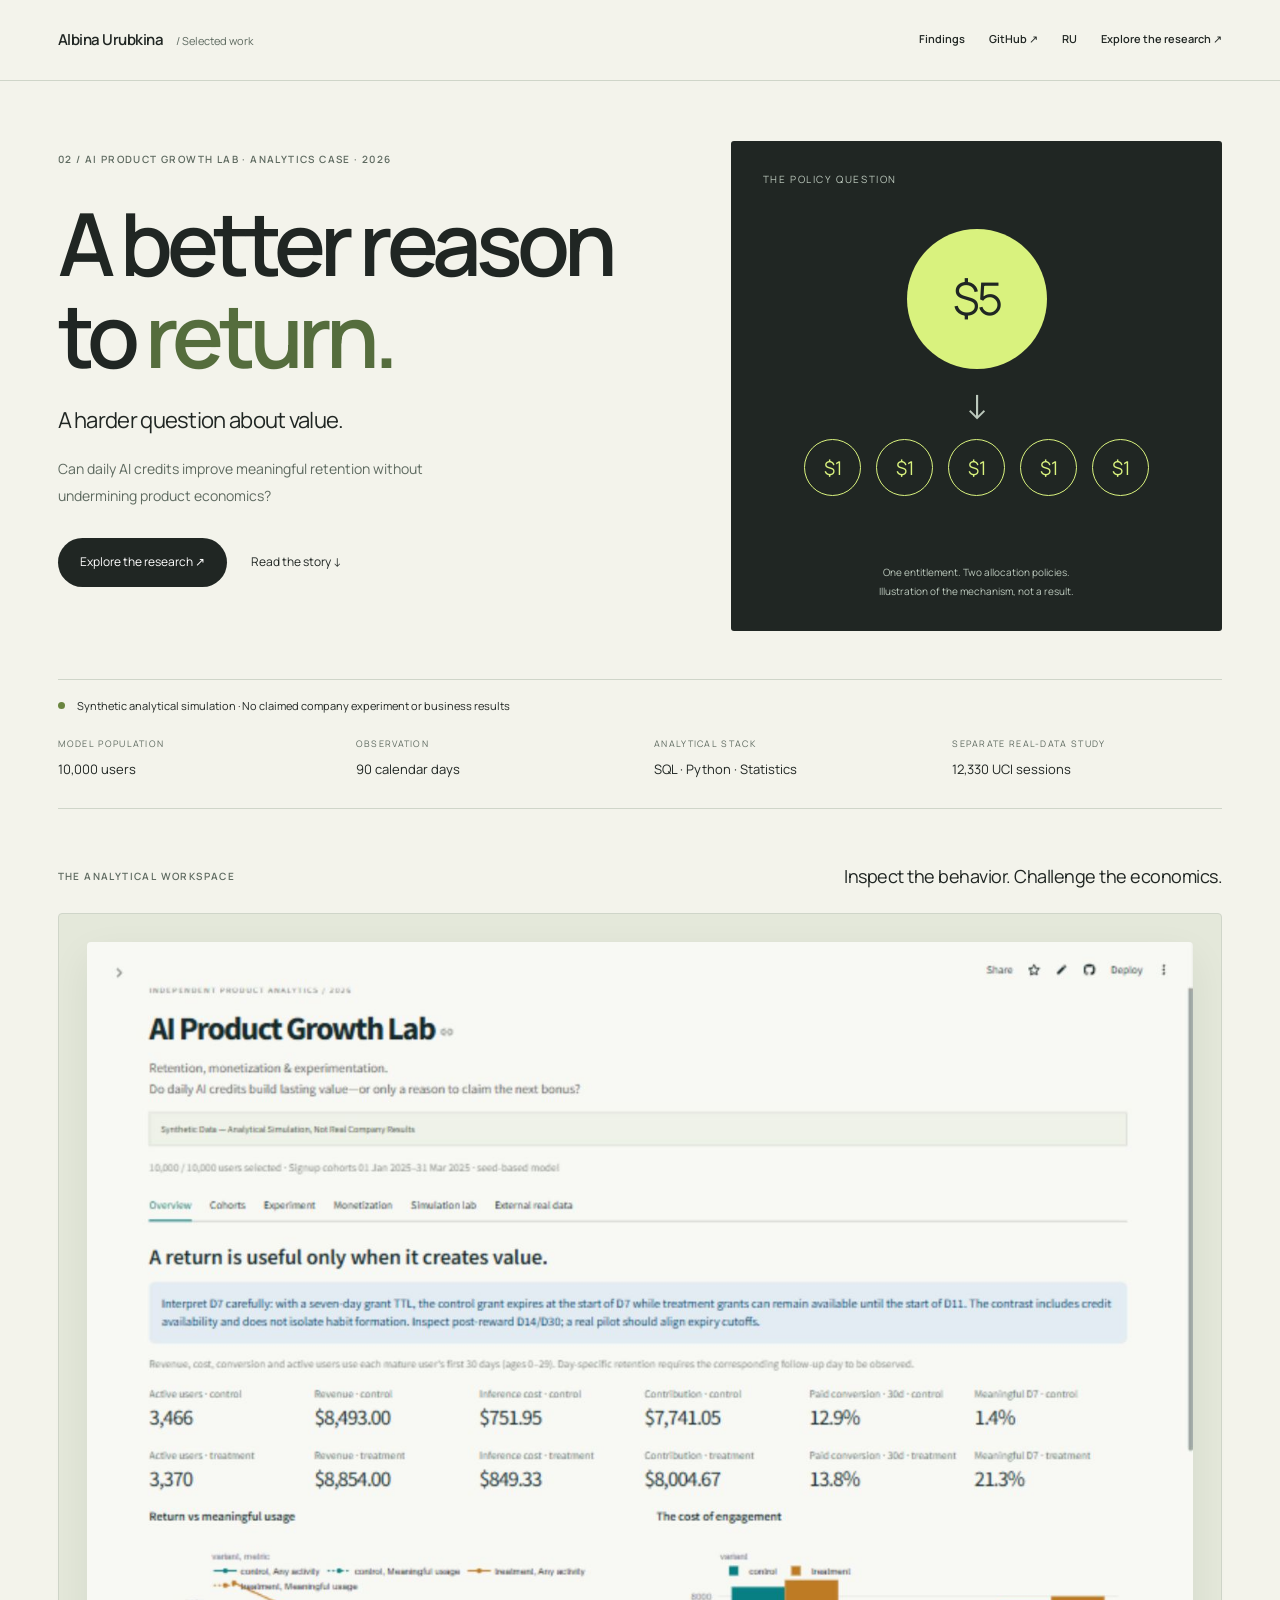
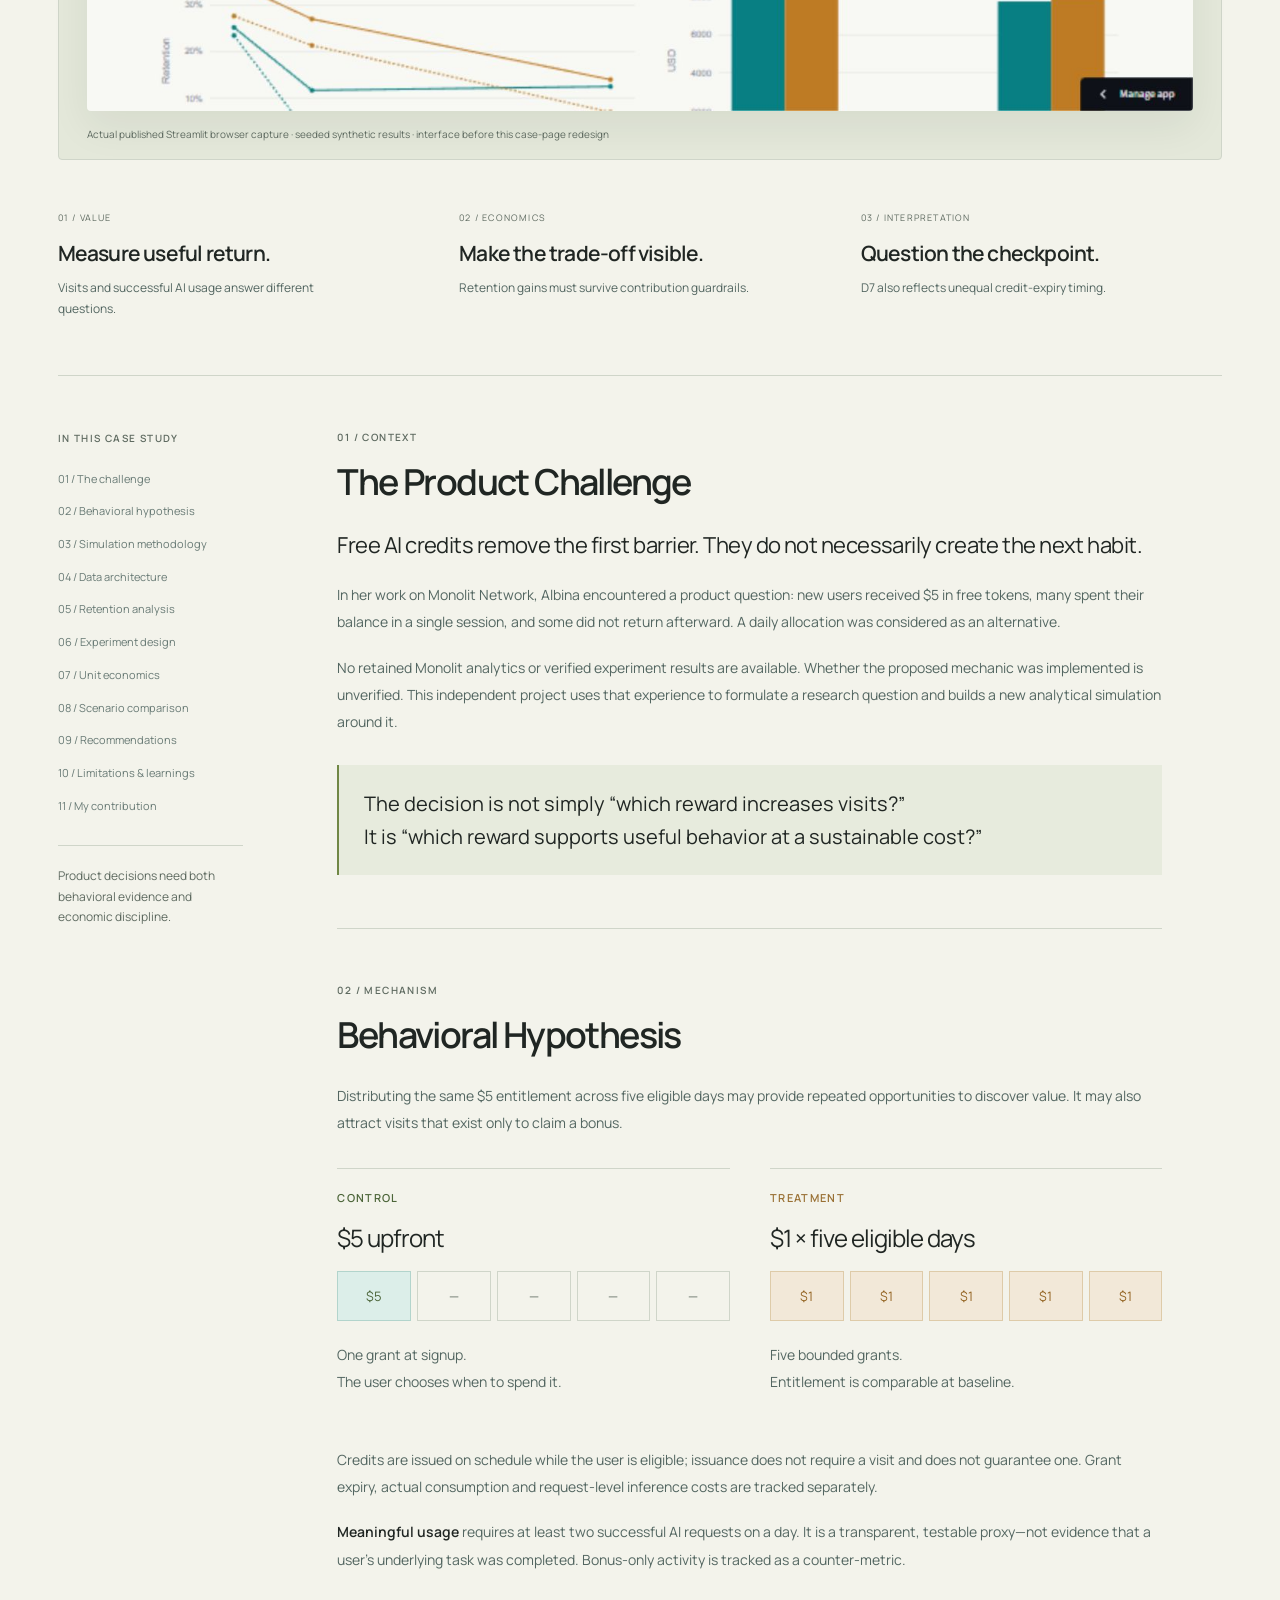
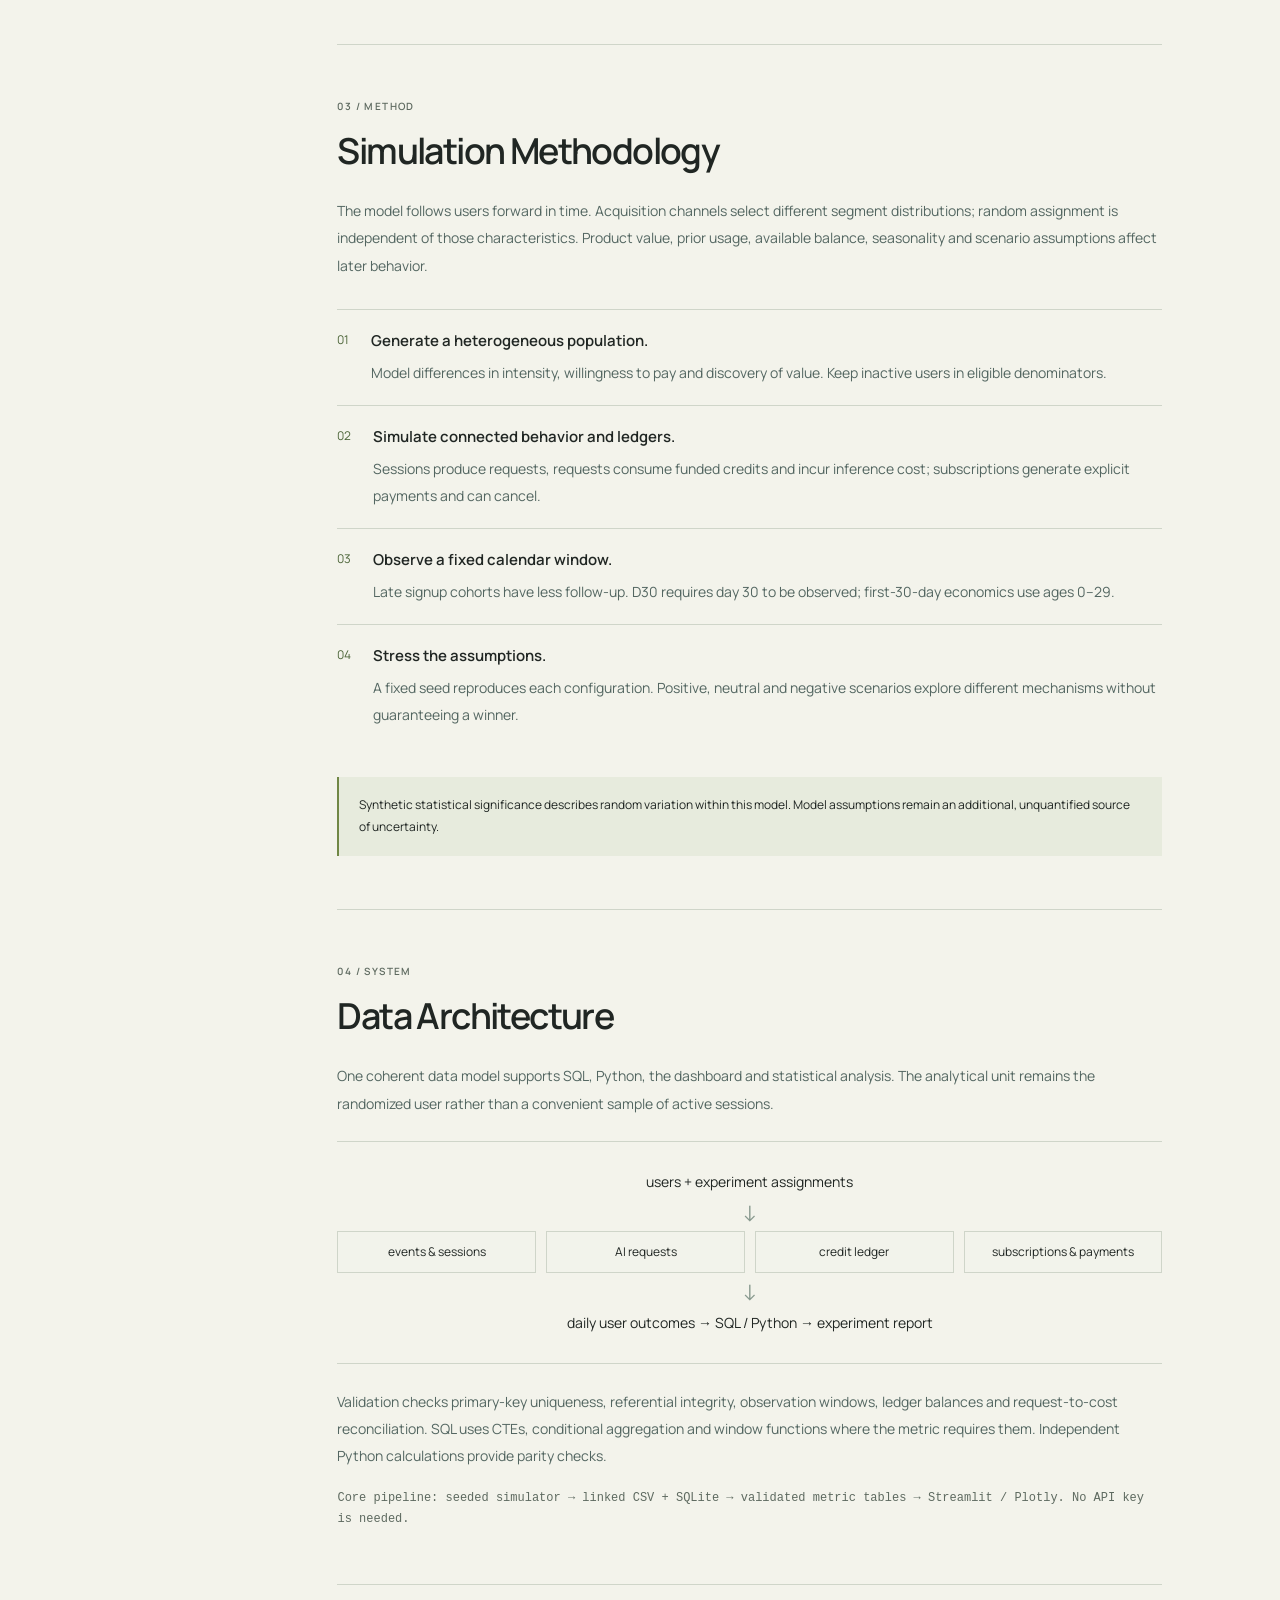
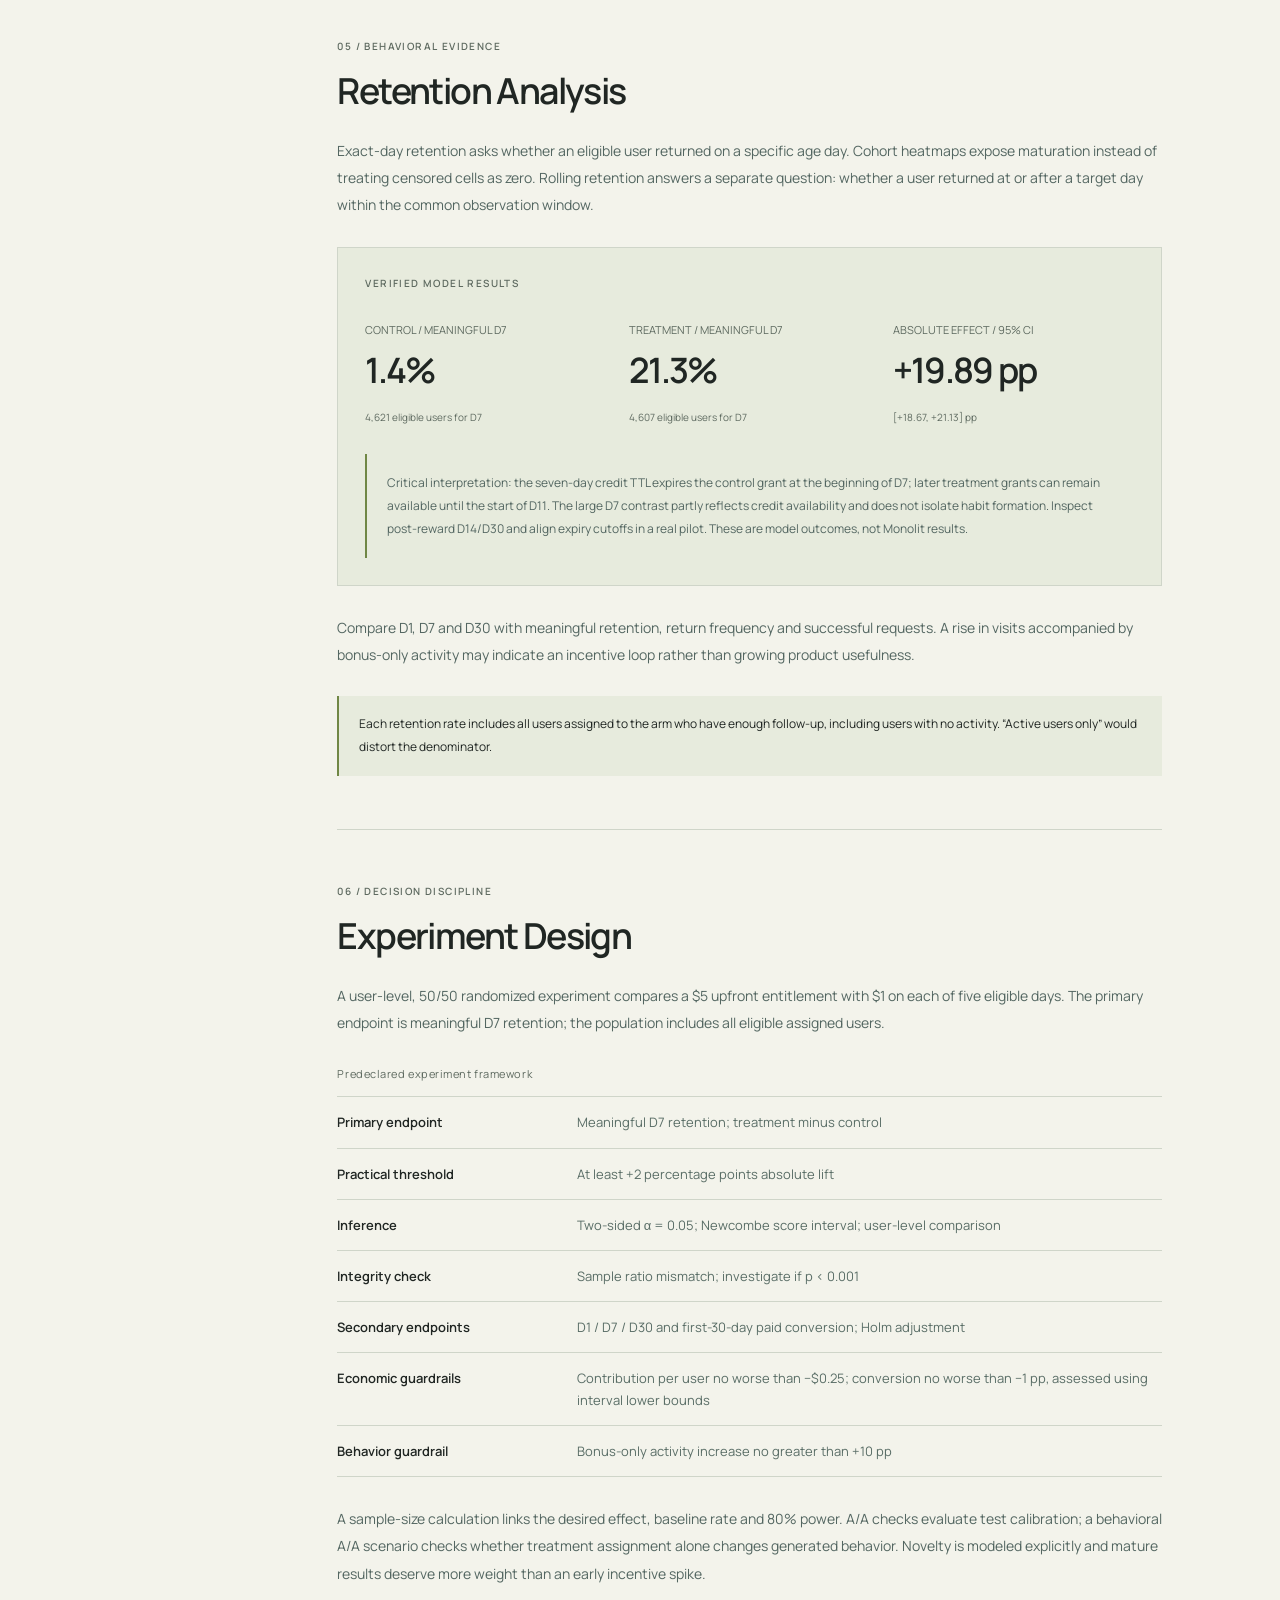
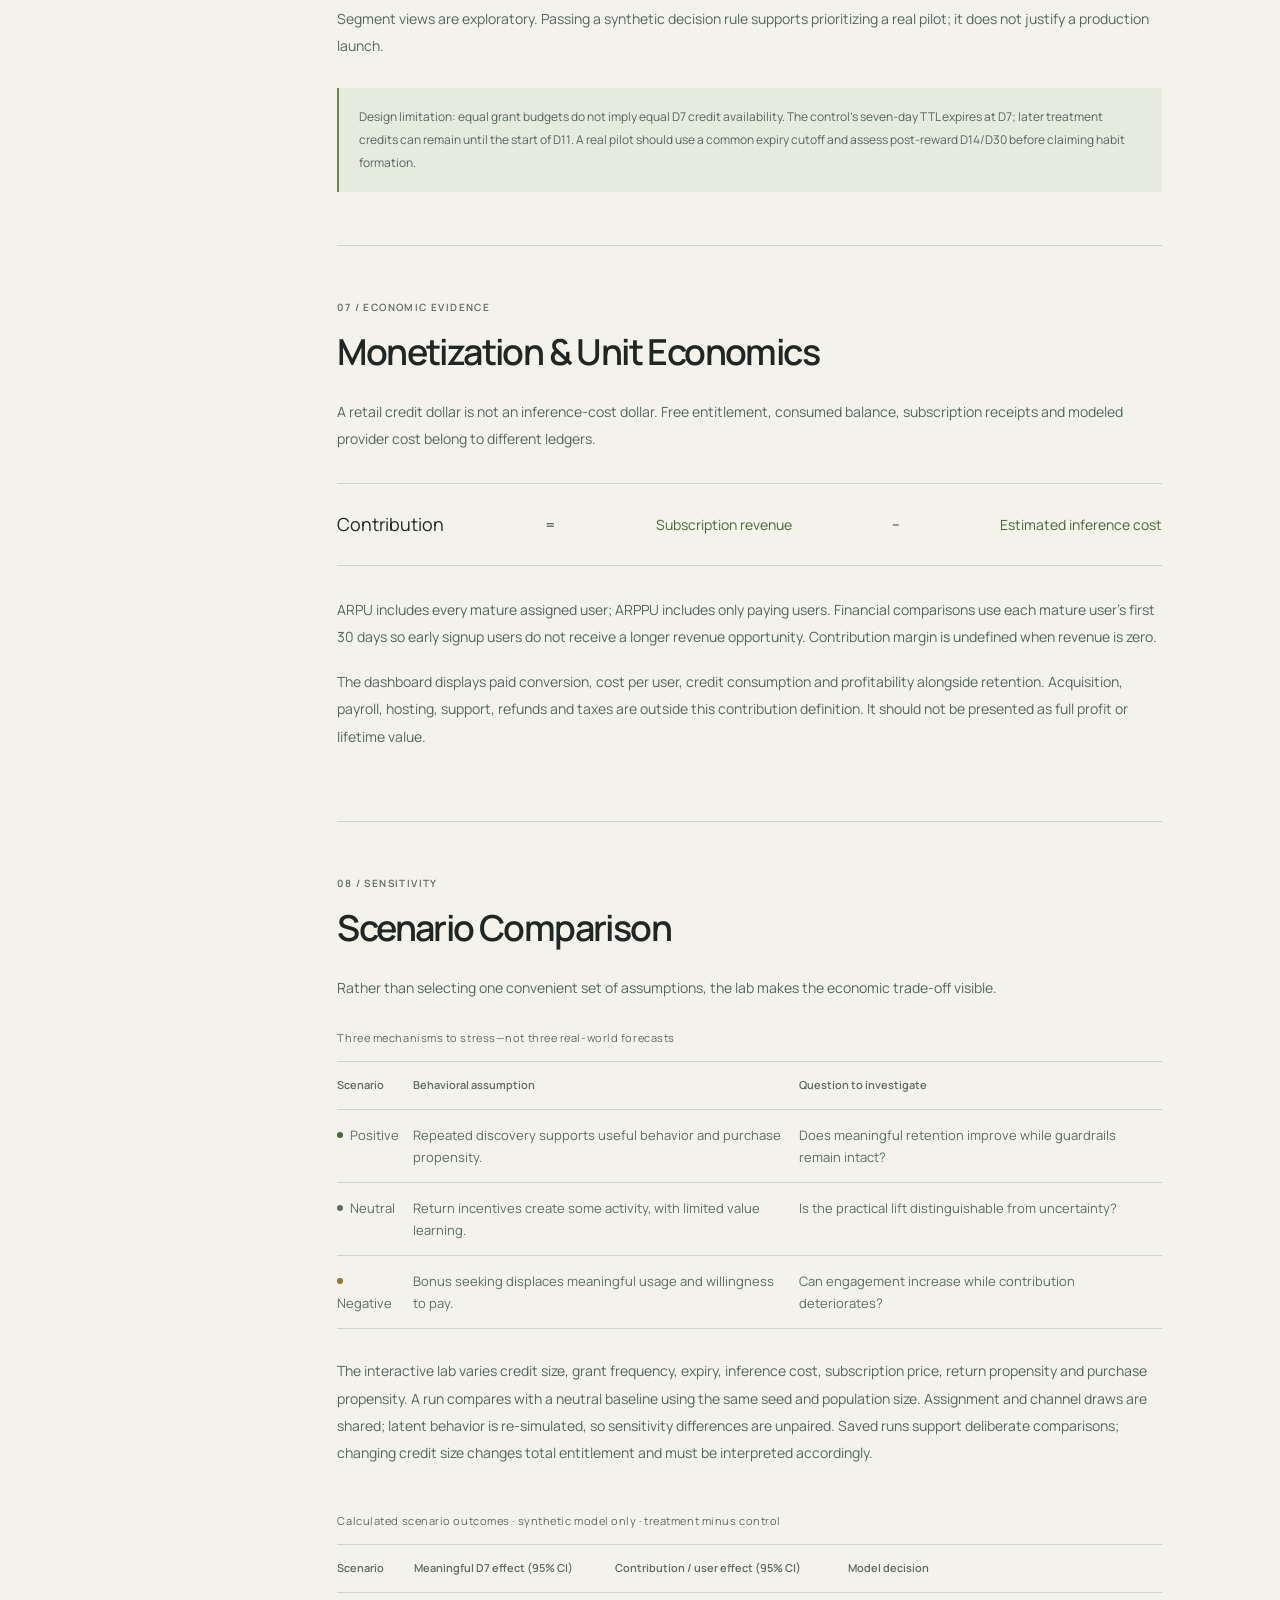
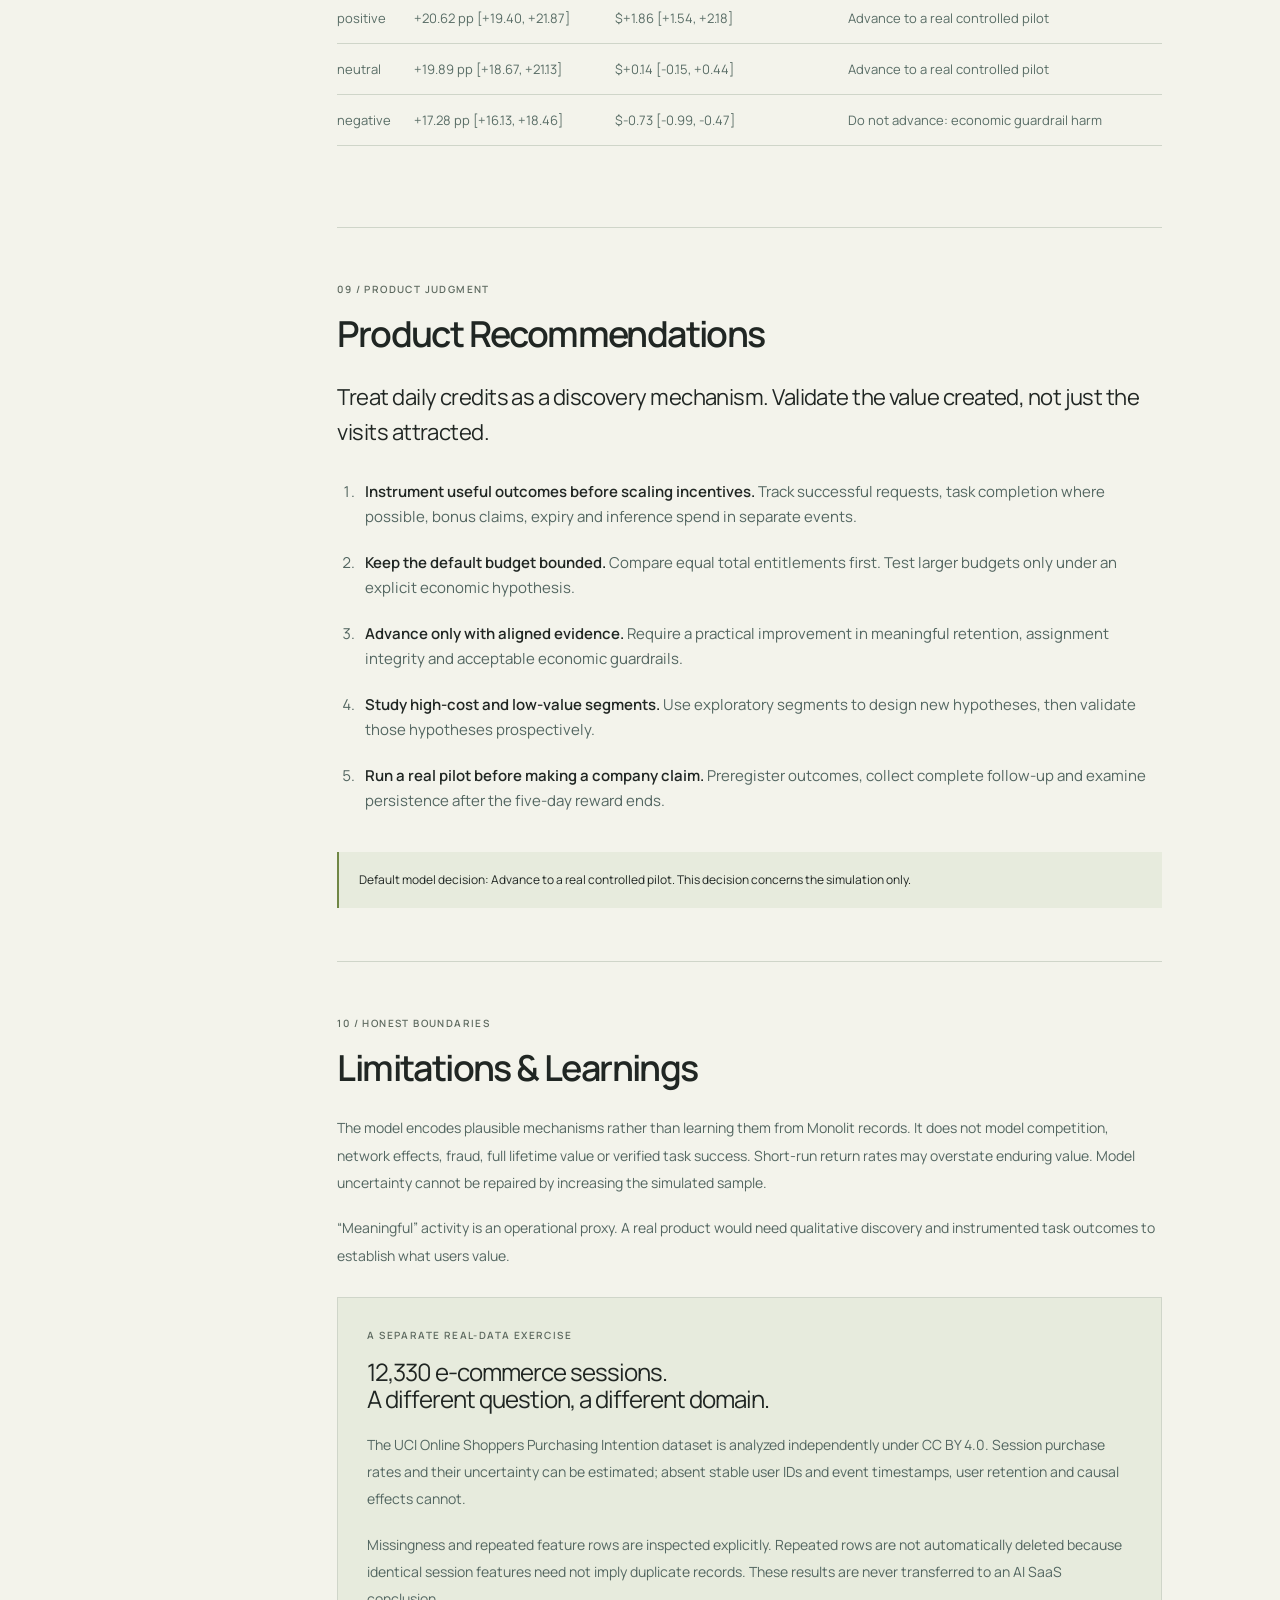
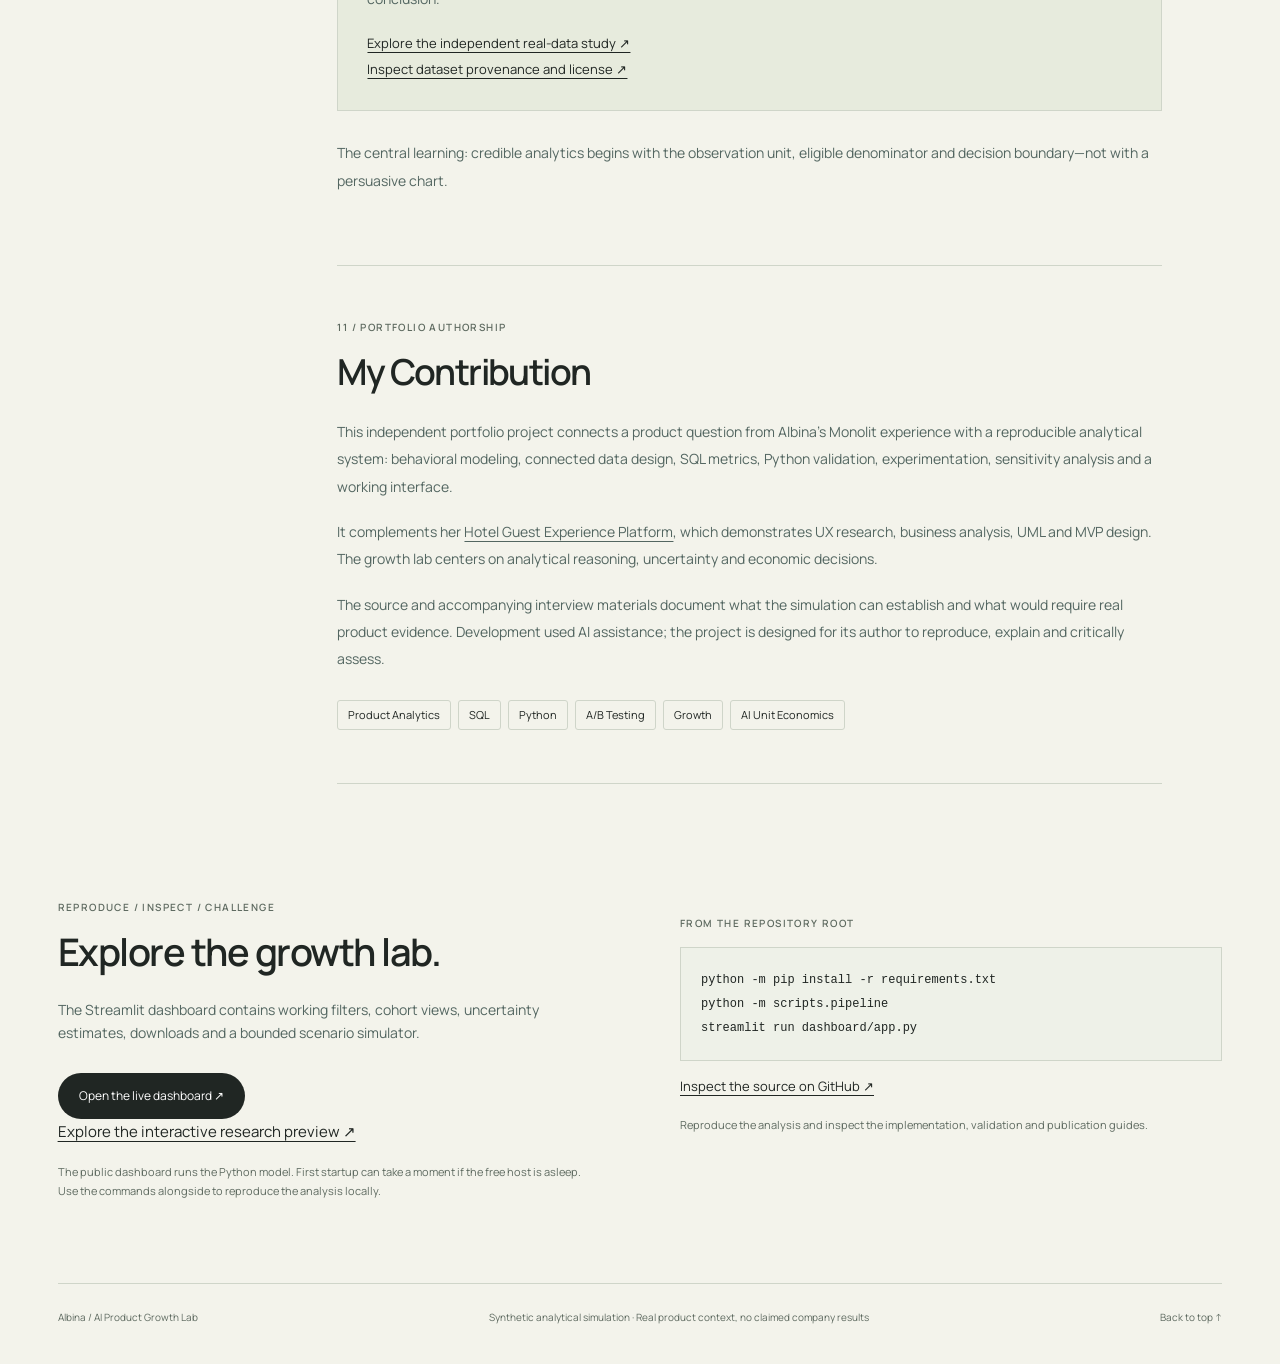
<file: case-study/index.html>
<!doctype html>
<html lang="en">
<head>
  <meta charset="utf-8">
  <meta name="viewport" content="width=device-width, initial-scale=1">
  <meta name="description" content="An independent product analytics case study of AI credit allocation, meaningful retention, experimentation and unit economics. Synthetic results are clearly distinguished from real product context.">
  <title>AI Product Growth Lab — Analytics case by Albina Urubkina</title>
  <link rel="stylesheet" href="styles.css"><link rel="stylesheet" href="assets/fonts.css"><link rel="stylesheet" href="editorial.css"><meta name="theme-color" content="#202623"><meta property="og:title" content="AI Product Growth Lab — A better reason to return"><meta property="og:image" content="https://alyalbina.github.io/ai-product-growth-lab/assets/social-preview.png">
</head>
<body class="editorial">
<a class="skip" href="#content">Skip to case study</a>
<header class="topbar"><a class="wordmark" href="#">Albina Urubkina <span>/ Selected work</span></a><nav aria-label="Primary"><a href="#findings">Findings</a><a href="https://github.com/alyalbina/ai-product-growth-lab">GitHub ↗</a><a href="index.ru.html" lang="ru">RU</a><a href="research.html">Explore the research ↗</a></nav></header>
<main id="content">
<section class="hero"><div class="growth-hero-copy"><div class="eyebrow">02 / AI Product Growth Lab · Analytics case · 2026</div><h1>A better reason<br>to <em>return.</em></h1><p class="hero-lede">A harder question about value.</p><p class="abstract">Can daily AI credits improve meaningful retention without undermining product economics?</p><div class="hero-actions"><a class="button" href="research.html">Explore the research ↗</a><a class="hero-link" href="#challenge">Read the story ↓</a></div></div><div class="policy-art" aria-label="Policy illustration: five dollars upfront compared with one dollar on five eligible days"><span class="art-label">THE POLICY QUESTION</span><div class="single-credit">$5</div><span class="policy-arrow" aria-hidden="true">↓</span><div class="five-credits"><span>$1</span><span>$1</span><span>$1</span><span>$1</span><span>$1</span></div><span class="art-note">One entitlement. Two allocation policies.<br>Illustration of the mechanism, not a result.</span></div></section>
<div class="disclaimer"><span class="dot"></span>Synthetic analytical simulation · No claimed company experiment or business results</div>
<div class="metadata"><div><span>MODEL POPULATION</span><strong>10,000 users</strong></div><div><span>OBSERVATION</span><strong>90 calendar days</strong></div><div><span>ANALYTICAL STACK</span><strong>SQL · Python · Statistics</strong></div><div><span>SEPARATE REAL-DATA STUDY</span><strong>12,330 UCI sessions</strong></div></div>
<section class="portfolio-showcase"><div class="showcase-heading"><span class="eyebrow">The analytical workspace</span><p>Inspect the behavior. Challenge the economics.</p></div><figure><img src="assets/dashboard.jpg" alt="Actual published Streamlit dashboard showing synthetic growth metrics and the D7 interpretation boundary" width="1440" height="1000" fetchpriority="high"><figcaption>Actual published Streamlit browser capture · seeded synthetic results · interface before this case-page redesign</figcaption></figure></section>
<section class="insight-strip" aria-label="Three analytical decisions"><div><span>01 / VALUE</span><h2>Measure useful return.</h2><p>Visits and successful AI usage answer different questions.</p></div><div><span>02 / ECONOMICS</span><h2>Make the trade-off visible.</h2><p>Retention gains must survive contribution guardrails.</p></div><div><span>03 / INTERPRETATION</span><h2>Question the checkpoint.</h2><p>D7 also reflects unequal credit-expiry timing.</p></div></section>
  <div class="body-layout">
    <aside class="contents"><div class="eyebrow">In this case study</div><nav aria-label="Case study sections"><a href="#challenge">01 / The challenge</a><a href="#hypothesis">02 / Behavioral hypothesis</a><a href="#method">03 / Simulation methodology</a><a href="#architecture">04 / Data architecture</a><a href="#findings">05 / Retention analysis</a><a href="#experiment">06 / Experiment design</a><a href="#economics">07 / Unit economics</a><a href="#scenarios">08 / Scenario comparison</a><a href="#recommendations">09 / Recommendations</a><a href="#limitations">10 / Limitations & learnings</a><a href="#contribution">11 / My contribution</a></nav><div class="aside-note">Product decisions need both behavioral evidence and economic discipline.</div></aside>
    <article>
      <section class="chapter" id="challenge"><div class="section-number">01 / Context</div><h2>The Product Challenge</h2><p class="large">Free AI credits remove the first barrier. They do not necessarily create the next habit.</p><p>In her work on Monolit Network, Albina encountered a product question: new users received $5 in free tokens, many spent their balance in a single session, and some did not return afterward. A daily allocation was considered as an alternative.</p><p>No retained Monolit analytics or verified experiment results are available. Whether the proposed mechanic was implemented is unverified. This independent project uses that experience to formulate a research question and builds a new analytical simulation around it.</p><div class="pullquote">The decision is not simply “which reward increases visits?”<br>It is “which reward supports useful behavior at a sustainable cost?”</div></section>
      <section class="chapter" id="hypothesis"><div class="section-number">02 / Mechanism</div><h2>Behavioral Hypothesis</h2><p>Distributing the same $5 entitlement across five eligible days may provide repeated opportunities to discover value. It may also attract visits that exist only to claim a bonus.</p><div class="allocation" aria-label="Allocation comparison"><div><span class="legend control">Control</span><h3>$5 upfront</h3><div class="timeline"><b class="control-block">$5</b><span>—</span><span>—</span><span>—</span><span>—</span></div><p>One grant at signup.<br>The user chooses when to spend it.</p></div><div><span class="legend treatment">Treatment</span><h3>$1 × five eligible days</h3><div class="timeline"><b>$1</b><b>$1</b><b>$1</b><b>$1</b><b>$1</b></div><p>Five bounded grants.<br>Entitlement is comparable at baseline.</p></div></div><p>Credits are issued on schedule while the user is eligible; issuance does not require a visit and does not guarantee one. Grant expiry, actual consumption and request-level inference costs are tracked separately.</p><p><strong>Meaningful usage</strong> requires at least two successful AI requests on a day. It is a transparent, testable proxy—not evidence that a user's underlying task was completed. Bonus-only activity is tracked as a counter-metric.</p></section>
      <section class="chapter" id="method"><div class="section-number">03 / Method</div><h2>Simulation Methodology</h2><p>The model follows users forward in time. Acquisition channels select different segment distributions; random assignment is independent of those characteristics. Product value, prior usage, available balance, seasonality and scenario assumptions affect later behavior.</p><ul class="numbered"><li><span>01</span><div><strong>Generate a heterogeneous population.</strong><p>Model differences in intensity, willingness to pay and discovery of value. Keep inactive users in eligible denominators.</p></div></li><li><span>02</span><div><strong>Simulate connected behavior and ledgers.</strong><p>Sessions produce requests, requests consume funded credits and incur inference cost; subscriptions generate explicit payments and can cancel.</p></div></li><li><span>03</span><div><strong>Observe a fixed calendar window.</strong><p>Late signup cohorts have less follow-up. D30 requires day 30 to be observed; first-30-day economics use ages 0–29.</p></div></li><li><span>04</span><div><strong>Stress the assumptions.</strong><p>A fixed seed reproduces each configuration. Positive, neutral and negative scenarios explore different mechanisms without guaranteeing a winner.</p></div></li></ul><div class="note">Synthetic statistical significance describes random variation within this model. Model assumptions remain an additional, unquantified source of uncertainty.</div></section>
      <section class="chapter" id="architecture"><div class="section-number">04 / System</div><h2>Data Architecture</h2><p>One coherent data model supports SQL, Python, the dashboard and statistical analysis. The analytical unit remains the randomized user rather than a convenient sample of active sessions.</p><div class="architecture"><div class="architecture-root">users + experiment assignments</div><div class="architecture-arrow">↓</div><div class="architecture-branches"><span>events & sessions</span><span>AI requests</span><span>credit ledger</span><span>subscriptions & payments</span></div><div class="architecture-arrow">↓</div><div class="architecture-root">daily user outcomes → SQL / Python → experiment report</div></div><p>Validation checks primary-key uniqueness, referential integrity, observation windows, ledger balances and request-to-cost reconciliation. SQL uses CTEs, conditional aggregation and window functions where the metric requires them. Independent Python calculations provide parity checks.</p><div class="source-note">Core pipeline: seeded simulator → linked CSV + SQLite → validated metric tables → Streamlit / Plotly. No API key is needed.</div></section>
      <section class="chapter" id="findings"><div class="section-number">05 / Behavioral evidence</div><h2>Retention Analysis</h2><p>Exact-day retention asks whether an eligible user returned on a specific age day. Cohort heatmaps expose maturation instead of treating censored cells as zero. Rolling retention answers a separate question: whether a user returned at or after a target day within the common observation window.</p><div class="result-frame"><div class="eyebrow">Verified model results</div><div id="result-summary"><p>Run the reproducible pipeline to populate this section with calculated results. The dashboard reads the generated tables and exposes every denominator.</p><code>python -m scripts.pipeline</code></div></div><p>Compare D1, D7 and D30 with meaningful retention, return frequency and successful requests. A rise in visits accompanied by bonus-only activity may indicate an incentive loop rather than growing product usefulness.</p><div class="note">Each retention rate includes all users assigned to the arm who have enough follow-up, including users with no activity. “Active users only” would distort the denominator.</div></section>
      <section class="chapter" id="experiment"><div class="section-number">06 / Decision discipline</div><h2>Experiment Design</h2><p>A user-level, 50/50 randomized experiment compares a $5 upfront entitlement with $1 on each of five eligible days. The primary endpoint is meaningful D7 retention; the population includes all eligible assigned users.</p><table><caption>Predeclared experiment framework</caption><tbody><tr><th scope="row">Primary endpoint</th><td>Meaningful D7 retention; treatment minus control</td></tr><tr><th scope="row">Practical threshold</th><td>At least +2 percentage points absolute lift</td></tr><tr><th scope="row">Inference</th><td>Two-sided α = 0.05; Newcombe score interval; user-level comparison</td></tr><tr><th scope="row">Integrity check</th><td>Sample ratio mismatch; investigate if p &lt; 0.001</td></tr><tr><th scope="row">Secondary endpoints</th><td>D1 / D7 / D30 and first-30-day paid conversion; Holm adjustment</td></tr><tr><th scope="row">Economic guardrails</th><td>Contribution per user no worse than −$0.25; conversion no worse than −1 pp, assessed using interval lower bounds</td></tr><tr><th scope="row">Behavior guardrail</th><td>Bonus-only activity increase no greater than +10 pp</td></tr></tbody></table><p>A sample-size calculation links the desired effect, baseline rate and 80% power. A/A checks evaluate test calibration; a behavioral A/A scenario checks whether treatment assignment alone changes generated behavior. Novelty is modeled explicitly and mature results deserve more weight than an early incentive spike.</p><p>Segment views are exploratory. Passing a synthetic decision rule supports prioritizing a real pilot; it does not justify a production launch.</p></section>
      <section class="chapter" id="economics"><div class="section-number">07 / Economic evidence</div><h2>Monetization & Unit Economics</h2><p>A retail credit dollar is not an inference-cost dollar. Free entitlement, consumed balance, subscription receipts and modeled provider cost belong to different ledgers.</p><div class="equation"><span>Contribution</span><span>=</span><strong>Subscription revenue</strong><span>−</span><strong>Estimated inference cost</strong></div><p>ARPU includes every mature assigned user; ARPPU includes only paying users. Financial comparisons use each mature user's first 30 days so early signup users do not receive a longer revenue opportunity. Contribution margin is undefined when revenue is zero.</p><p>The dashboard displays paid conversion, cost per user, credit consumption and profitability alongside retention. Acquisition, payroll, hosting, support, refunds and taxes are outside this contribution definition. It should not be presented as full profit or lifetime value.</p></section>
      <section class="chapter" id="scenarios"><div class="section-number">08 / Sensitivity</div><h2>Scenario Comparison</h2><p>Rather than selecting one convenient set of assumptions, the lab makes the economic trade-off visible.</p><table><caption>Three mechanisms to stress—not three real-world forecasts</caption><thead><tr><th>Scenario</th><th>Behavioral assumption</th><th>Question to investigate</th></tr></thead><tbody><tr><td><span class="scenario-dot positive"></span>Positive</td><td>Repeated discovery supports useful behavior and purchase propensity.</td><td>Does meaningful retention improve while guardrails remain intact?</td></tr><tr><td><span class="scenario-dot neutral"></span>Neutral</td><td>Return incentives create some activity, with limited value learning.</td><td>Is the practical lift distinguishable from uncertainty?</td></tr><tr><td><span class="scenario-dot negative"></span>Negative</td><td>Bonus seeking displaces meaningful usage and willingness to pay.</td><td>Can engagement increase while contribution deteriorates?</td></tr></tbody></table><p>The interactive lab varies credit size, grant frequency, expiry, inference cost, subscription price, return propensity and purchase propensity. A run compares with a neutral baseline using the same seed and population size. Assignment and channel draws are shared; latent behavior is re-simulated, so sensitivity differences are unpaired. Saved runs support deliberate comparisons; changing credit size changes total entitlement and must be interpreted accordingly.</p><div id="scenario-results"></div></section>
      <section class="chapter" id="recommendations"><div class="section-number">09 / Product judgment</div><h2>Product Recommendations</h2><p class="large">Treat daily credits as a discovery mechanism. Validate the value created, not just the visits attracted.</p><ol><li><strong>Instrument useful outcomes before scaling incentives.</strong> Track successful requests, task completion where possible, bonus claims, expiry and inference spend in separate events.</li><li><strong>Keep the default budget bounded.</strong> Compare equal total entitlements first. Test larger budgets only under an explicit economic hypothesis.</li><li><strong>Advance only with aligned evidence.</strong> Require a practical improvement in meaningful retention, assignment integrity and acceptable economic guardrails.</li><li><strong>Study high-cost and low-value segments.</strong> Use exploratory segments to design new hypotheses, then validate those hypotheses prospectively.</li><li><strong>Run a real pilot before making a company claim.</strong> Preregister outcomes, collect complete follow-up and examine persistence after the five-day reward ends.</li></ol><div class="note" id="model-decision">Recommendations are conditional on measurement quality and model assumptions. The generated statistical report contains the actual decision for each run.</div></section>
      <section class="chapter" id="limitations"><div class="section-number">10 / Honest boundaries</div><h2>Limitations & Learnings</h2><p>The model encodes plausible mechanisms rather than learning them from Monolit records. It does not model competition, network effects, fraud, full lifetime value or verified task success. Short-run return rates may overstate enduring value. Model uncertainty cannot be repaired by increasing the simulated sample.</p><p>“Meaningful” activity is an operational proxy. A real product would need qualitative discovery and instrumented task outcomes to establish what users value.</p><div class="real-data"><div class="eyebrow">A separate real-data exercise</div><h3>12,330 e-commerce sessions.<br>A different question, a different domain.</h3><p>The UCI Online Shoppers Purchasing Intention dataset is analyzed independently under CC BY 4.0. Session purchase rates and their uncertainty can be estimated; absent stable user IDs and event timestamps, user retention and causal effects cannot.</p><p>Missingness and repeated feature rows are inspected explicitly. Repeated rows are not automatically deleted because identical session features need not imply duplicate records. These results are never transferred to an AI SaaS conclusion.</p><a href="external.html">Explore the independent real-data study ↗</a><br><a href="https://archive.ics.uci.edu/dataset/468/online+shoppers+purchasing+intention+dataset">Inspect dataset provenance and license ↗</a></div><p>The central learning: credible analytics begins with the observation unit, eligible denominator and decision boundary—not with a persuasive chart.</p></section>
      <section class="chapter" id="contribution"><div class="section-number">11 / Portfolio authorship</div><h2>My Contribution</h2><p>This independent portfolio project connects a product question from Albina's Monolit experience with a reproducible analytical system: behavioral modeling, connected data design, SQL metrics, Python validation, experimentation, sensitivity analysis and a working interface.</p><p>It complements her <a href="https://github.com/alyalbina/hotel-guest-experience-platform">Hotel Guest Experience Platform</a>, which demonstrates UX research, business analysis, UML and MVP design. The growth lab centers on analytical reasoning, uncertainty and economic decisions.</p><p>The source and accompanying interview materials document what the simulation can establish and what would require real product evidence. Development used AI assistance; the project is designed for its author to reproduce, explain and critically assess.</p><div class="tags"><span>Product Analytics</span><span>SQL</span><span>Python</span><span>A/B Testing</span><span>Growth</span><span>AI Unit Economics</span></div></section>
    </article>
  </div>
  <section class="run" id="run"><div><div class="eyebrow">Reproduce / inspect / challenge</div><h2>Explore the growth lab.</h2><p>The Streamlit dashboard contains working filters, cohort views, uncertainty estimates, downloads and a bounded scenario simulator.</p><a href="https://alyalbina-ai-growth-lab.streamlit.app/" class="button">Open the live dashboard ↗</a><br><a href="research.html">Explore the interactive research preview ↗</a><br><a id="local-dashboard" href="http://localhost:8501">Open locally running Streamlit dashboard ↗</a><p class="small">The public dashboard runs the Python model. First startup can take a moment if the free host is asleep. Use the commands alongside to reproduce the analysis locally.</p></div><div class="run-commands"><span class="eyebrow">From the repository root</span><pre><code>python -m pip install -r requirements.txt
python -m scripts.pipeline
streamlit run dashboard/app.py</code></pre><a href="https://github.com/alyalbina/ai-product-growth-lab">Inspect the source on GitHub ↗</a><p class="small">Reproduce the analysis and inspect the implementation, validation and publication guides.</p></div></section>
</main>
<footer><span>Albina / AI Product Growth Lab</span><span>Synthetic analytical simulation · Real product context, no claimed company results</span><a href="#">Back to top ↑</a></footer>
<script src="results.js"></script>
</body>
</html>
</file>
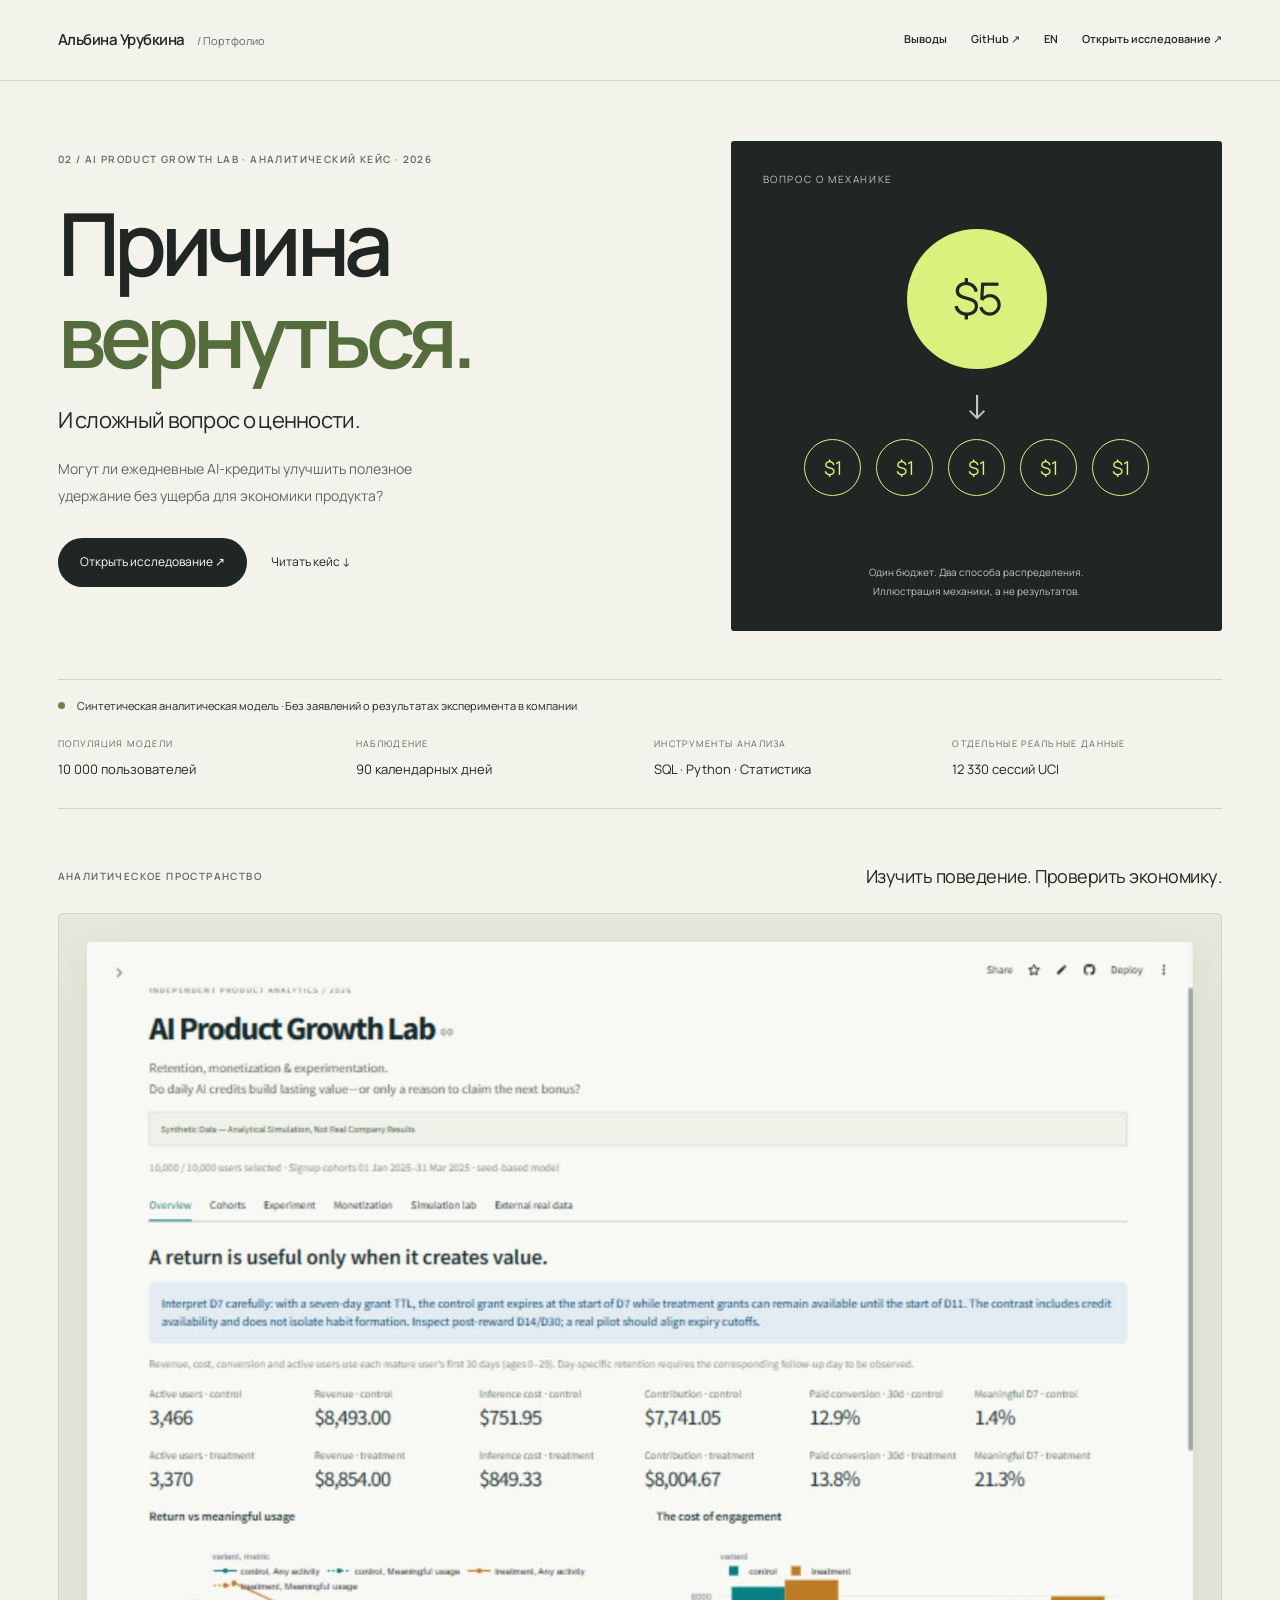
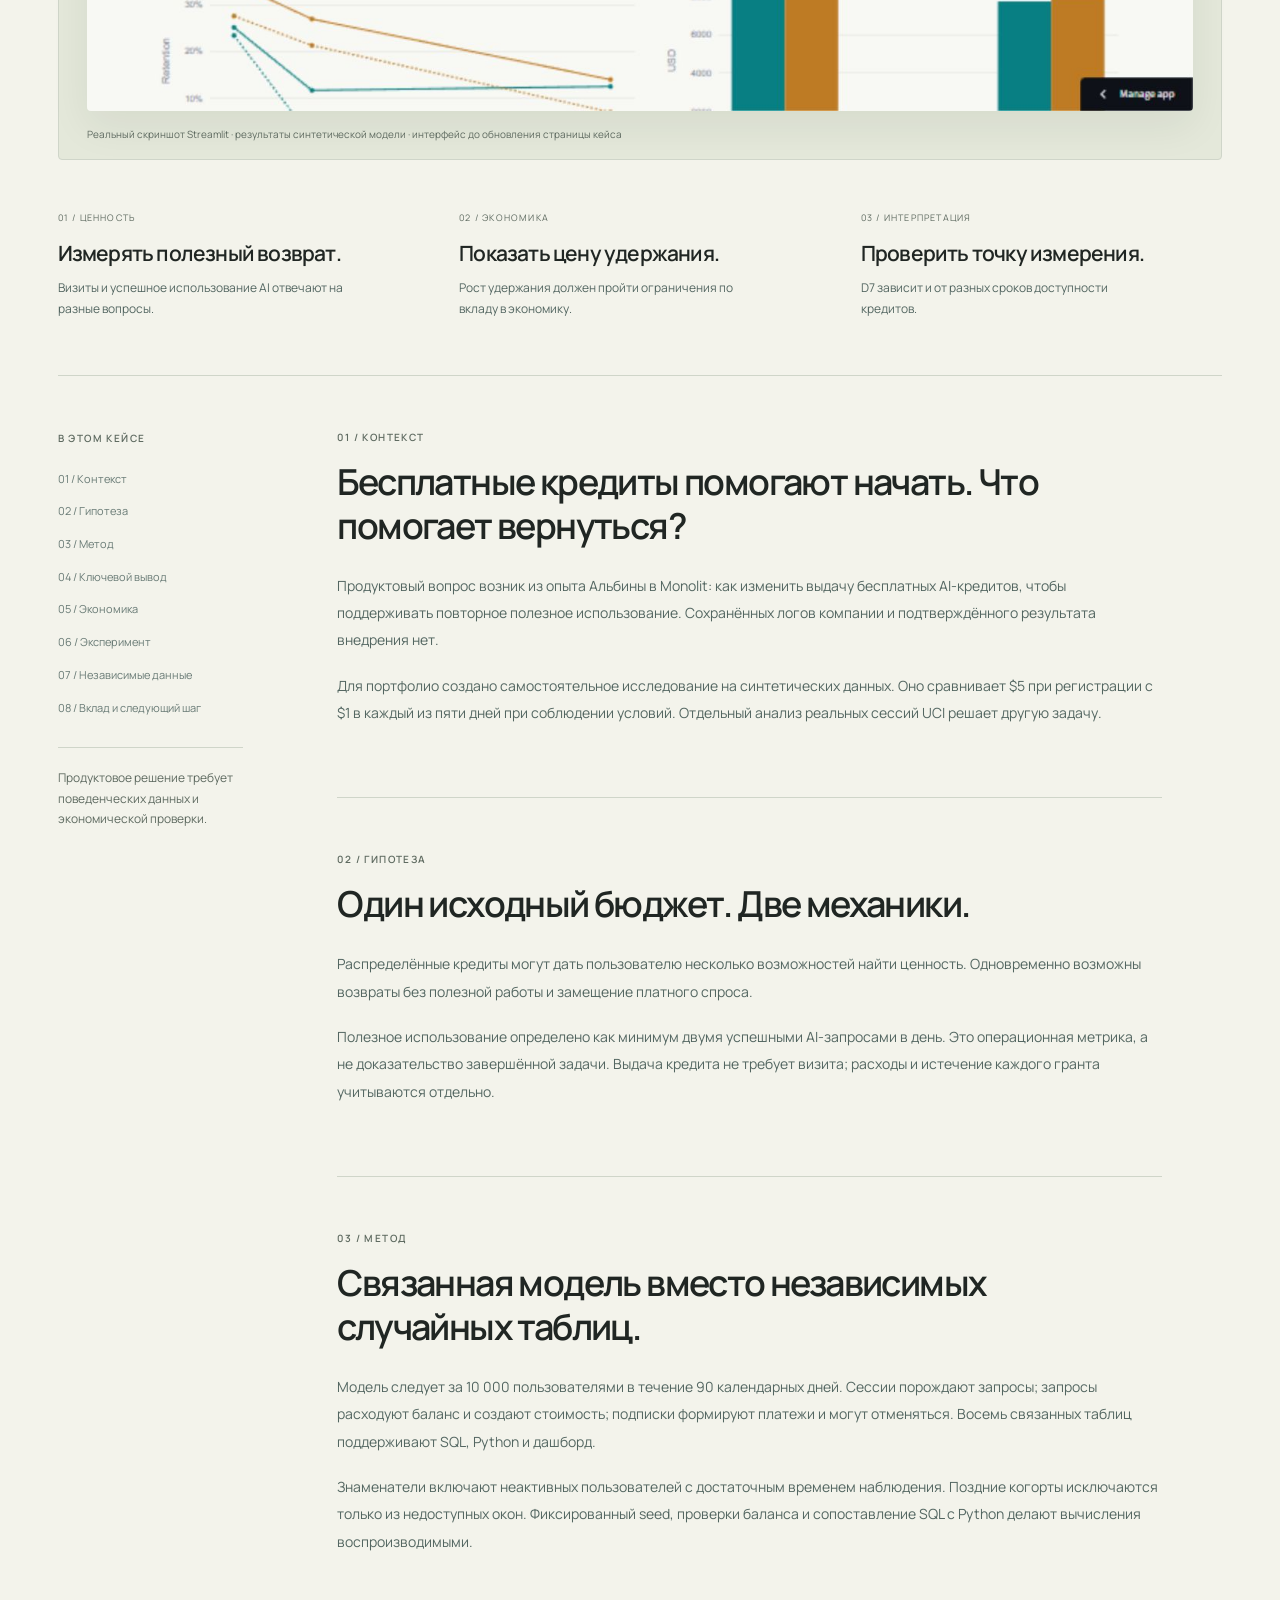
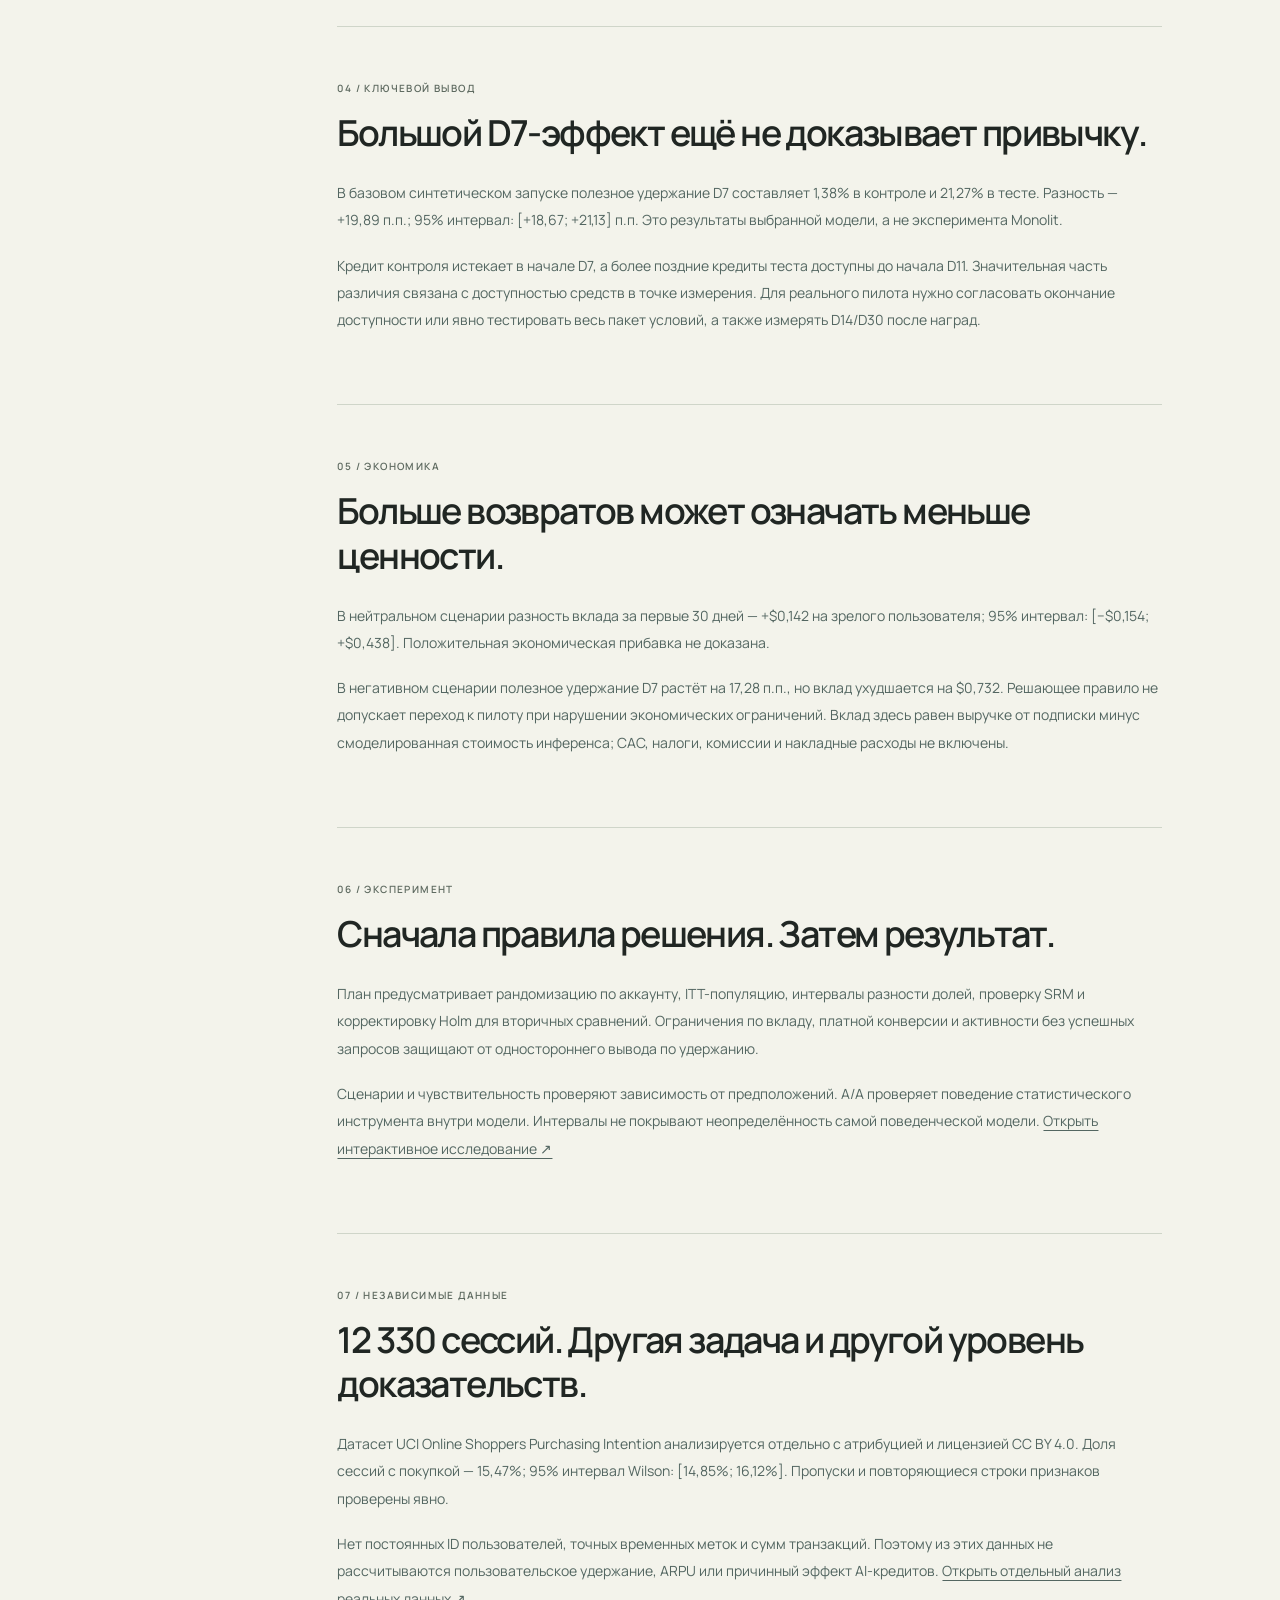
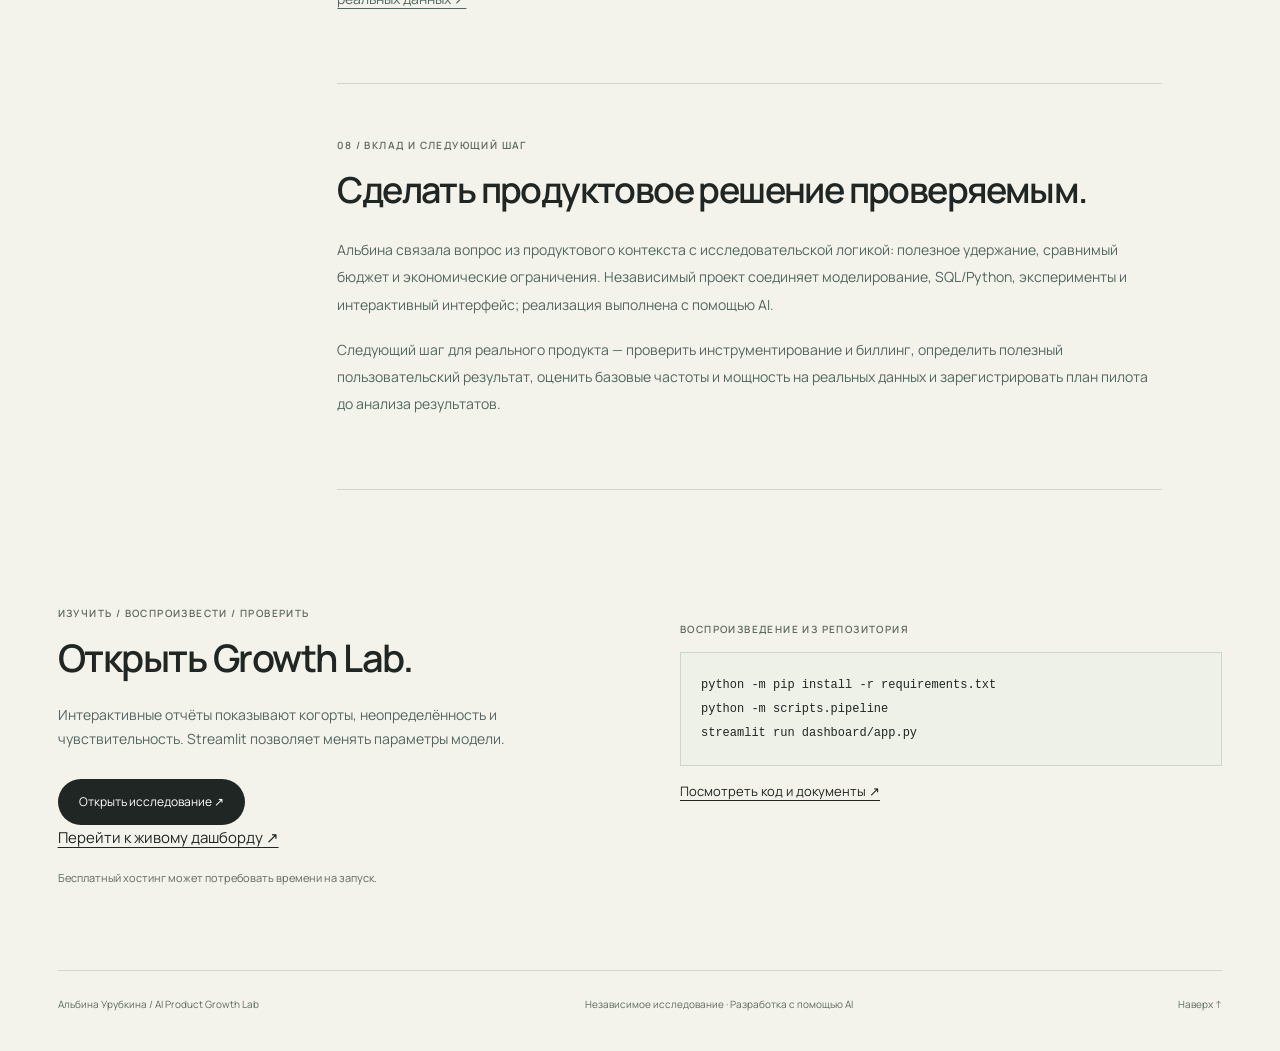
<file: case-study/index.ru.html>
<!doctype html>
<html lang="ru">
<head>
  <meta charset="utf-8">
  <meta name="viewport" content="width=device-width, initial-scale=1">
  <meta name="description" content="An independent product analytics case study of AI credit allocation, meaningful retention, experimentation and unit economics. Synthetic results are clearly distinguished from real product context.">
  <title>AI Product Growth Lab — Аналитический кейс Альбины Урубкиной</title>
  <link rel="stylesheet" href="styles.css"><link rel="stylesheet" href="assets/fonts.css"><link rel="stylesheet" href="editorial.css"><meta name="theme-color" content="#202623"><meta property="og:title" content="AI Product Growth Lab — A better reason to return"><meta property="og:image" content="https://alyalbina.github.io/ai-product-growth-lab/assets/social-preview.png">
</head>
<body class="editorial">
<a class="skip" href="#content">Перейти к кейсу</a>
<header class="topbar"><a class="wordmark" href="#">Альбина Урубкина <span>/ Портфолио</span></a><nav aria-label="Primary"><a href="#findings">Выводы</a><a href="https://github.com/alyalbina/ai-product-growth-lab">GitHub ↗</a><a href="index.html" lang="en">EN</a><a href="research.html">Открыть исследование ↗</a></nav></header>
<main id="content">
<section class="hero"><div class="growth-hero-copy"><div class="eyebrow">02 / AI Product Growth Lab · Аналитический кейс · 2026</div><h1>Причина<br><em>вернуться.</em></h1><p class="hero-lede">И сложный вопрос о ценности.</p><p class="abstract">Могут ли ежедневные AI-кредиты улучшить полезное удержание без ущерба для экономики продукта?</p><div class="hero-actions"><a class="button" href="research.html">Открыть исследование ↗</a><a class="hero-link" href="#challenge">Читать кейс ↓</a></div></div><div class="policy-art" aria-label="Policy illustration: five dollars upfront compared with one dollar on five eligible days"><span class="art-label">ВОПРОС О МЕХАНИКЕ</span><div class="single-credit">$5</div><span class="policy-arrow" aria-hidden="true">↓</span><div class="five-credits"><span>$1</span><span>$1</span><span>$1</span><span>$1</span><span>$1</span></div><span class="art-note">Один бюджет. Два способа распределения.<br>Иллюстрация механики, а не результатов.</span></div></section>
<div class="disclaimer"><span class="dot"></span>Синтетическая аналитическая модель · Без заявлений о результатах эксперимента в компании</div>
<div class="metadata"><div><span>ПОПУЛЯЦИЯ МОДЕЛИ</span><strong>10 000 пользователей</strong></div><div><span>НАБЛЮДЕНИЕ</span><strong>90 календарных дней</strong></div><div><span>ИНСТРУМЕНТЫ АНАЛИЗА</span><strong>SQL · Python · Статистика</strong></div><div><span>ОТДЕЛЬНЫЕ РЕАЛЬНЫЕ ДАННЫЕ</span><strong>12 330 сессий UCI</strong></div></div>
<section class="portfolio-showcase"><div class="showcase-heading"><span class="eyebrow">Аналитическое пространство</span><p>Изучить поведение. Проверить экономику.</p></div><figure><img src="assets/dashboard.jpg" alt="Actual published Streamlit dashboard showing synthetic growth metrics and the D7 interpretation boundary" width="1440" height="1000" fetchpriority="high"><figcaption>Реальный скриншот Streamlit · результаты синтетической модели · интерфейс до обновления страницы кейса</figcaption></figure></section>
<section class="insight-strip" aria-label="Три аналитических решения"><div><span>01 / ЦЕННОСТЬ</span><h2>Измерять полезный возврат.</h2><p>Визиты и успешное использование AI отвечают на разные вопросы.</p></div><div><span>02 / ЭКОНОМИКА</span><h2>Показать цену удержания.</h2><p>Рост удержания должен пройти ограничения по вкладу в экономику.</p></div><div><span>03 / ИНТЕРПРЕТАЦИЯ</span><h2>Проверить точку измерения.</h2><p>D7 зависит и от разных сроков доступности кредитов.</p></div></section><div class="body-layout"><aside class="contents"><div class="eyebrow">В этом кейсе</div><nav aria-label="Разделы кейса"><a href="#challenge">01 / Контекст</a><a href="#hypothesis">02 / Гипотеза</a><a href="#method">03 / Метод</a><a href="#findings">04 / Ключевой вывод</a><a href="#economics">05 / Экономика</a><a href="#experiment">06 / Эксперимент</a><a href="#real-data">07 / Независимые данные</a><a href="#contribution">08 / Вклад и следующий шаг</a></nav><div class="aside-note">Продуктовое решение требует поведенческих данных и экономической проверки.</div></aside><article><section class="chapter" id="challenge"><div class="section-number">01 / Контекст</div><h2>Бесплатные кредиты помогают начать. Что помогает вернуться?</h2><p>Продуктовый вопрос возник из опыта Альбины в Monolit: как изменить выдачу бесплатных AI-кредитов, чтобы поддерживать повторное полезное использование. Сохранённых логов компании и подтверждённого результата внедрения нет.</p><p>Для портфолио создано самостоятельное исследование на синтетических данных. Оно сравнивает $5 при регистрации с $1 в каждый из пяти дней при соблюдении условий. Отдельный анализ реальных сессий UCI решает другую задачу.</p></section><section class="chapter" id="hypothesis"><div class="section-number">02 / Гипотеза</div><h2>Один исходный бюджет. Две механики.</h2><p>Распределённые кредиты могут дать пользователю несколько возможностей найти ценность. Одновременно возможны возвраты без полезной работы и замещение платного спроса.</p><p>Полезное использование определено как минимум двумя успешными AI-запросами в день. Это операционная метрика, а не доказательство завершённой задачи. Выдача кредита не требует визита; расходы и истечение каждого гранта учитываются отдельно.</p></section><section class="chapter" id="method"><div class="section-number">03 / Метод</div><h2>Связанная модель вместо независимых случайных таблиц.</h2><p>Модель следует за 10 000 пользователями в течение 90 календарных дней. Сессии порождают запросы; запросы расходуют баланс и создают стоимость; подписки формируют платежи и могут отменяться. Восемь связанных таблиц поддерживают SQL, Python и дашборд.</p><p>Знаменатели включают неактивных пользователей с достаточным временем наблюдения. Поздние когорты исключаются только из недоступных окон. Фиксированный seed, проверки баланса и сопоставление SQL с Python делают вычисления воспроизводимыми.</p></section><section class="chapter" id="findings"><div class="section-number">04 / Ключевой вывод</div><h2>Большой D7-эффект ещё не доказывает привычку.</h2><p>В базовом синтетическом запуске полезное удержание D7 составляет 1,38% в контроле и 21,27% в тесте. Разность — +19,89 п.п.; 95% интервал: [+18,67; +21,13] п.п. Это результаты выбранной модели, а не эксперимента Monolit.</p><p>Кредит контроля истекает в начале D7, а более поздние кредиты теста доступны до начала D11. Значительная часть различия связана с доступностью средств в точке измерения. Для реального пилота нужно согласовать окончание доступности или явно тестировать весь пакет условий, а также измерять D14/D30 после наград.</p></section><section class="chapter" id="economics"><div class="section-number">05 / Экономика</div><h2>Больше возвратов может означать меньше ценности.</h2><p>В нейтральном сценарии разность вклада за первые 30 дней — +$0,142 на зрелого пользователя; 95% интервал: [−$0,154; +$0,438]. Положительная экономическая прибавка не доказана.</p><p>В негативном сценарии полезное удержание D7 растёт на 17,28 п.п., но вклад ухудшается на $0,732. Решающее правило не допускает переход к пилоту при нарушении экономических ограничений. Вклад здесь равен выручке от подписки минус смоделированная стоимость инференса; CAC, налоги, комиссии и накладные расходы не включены.</p></section><section class="chapter" id="experiment"><div class="section-number">06 / Эксперимент</div><h2>Сначала правила решения. Затем результат.</h2><p>План предусматривает рандомизацию по аккаунту, ITT-популяцию, интервалы разности долей, проверку SRM и корректировку Holm для вторичных сравнений. Ограничения по вкладу, платной конверсии и активности без успешных запросов защищают от одностороннего вывода по удержанию.</p><p>Сценарии и чувствительность проверяют зависимость от предположений. A/A проверяет поведение статистического инструмента внутри модели. Интервалы не покрывают неопределённость самой поведенческой модели. <a href="research.html">Открыть интерактивное исследование ↗</a></p></section><section class="chapter" id="real-data"><div class="section-number">07 / Независимые данные</div><h2>12 330 сессий. Другая задача и другой уровень доказательств.</h2><p>Датасет UCI Online Shoppers Purchasing Intention анализируется отдельно с атрибуцией и лицензией CC BY 4.0. Доля сессий с покупкой — 15,47%; 95% интервал Wilson: [14,85%; 16,12%]. Пропуски и повторяющиеся строки признаков проверены явно.</p><p>Нет постоянных ID пользователей, точных временных меток и сумм транзакций. Поэтому из этих данных не рассчитываются пользовательское удержание, ARPU или причинный эффект AI-кредитов. <a href="external.html">Открыть отдельный анализ реальных данных ↗</a></p></section><section class="chapter" id="contribution"><div class="section-number">08 / Вклад и следующий шаг</div><h2>Сделать продуктовое решение проверяемым.</h2><p>Альбина связала вопрос из продуктового контекста с исследовательской логикой: полезное удержание, сравнимый бюджет и экономические ограничения. Независимый проект соединяет моделирование, SQL/Python, эксперименты и интерактивный интерфейс; реализация выполнена с помощью AI.</p><p>Следующий шаг для реального продукта — проверить инструментирование и биллинг, определить полезный пользовательский результат, оценить базовые частоты и мощность на реальных данных и зарегистрировать план пилота до анализа результатов.</p></section></article></div><section class="run" id="run"><div><div class="eyebrow">Изучить / воспроизвести / проверить</div><h2>Открыть Growth Lab.</h2><p>Интерактивные отчёты показывают когорты, неопределённость и чувствительность. Streamlit позволяет менять параметры модели.</p><a class="button" href="research.html">Открыть исследование ↗</a><br><a href="https://alyalbina-ai-growth-lab.streamlit.app/">Перейти к живому дашборду ↗</a><p class="small">Бесплатный хостинг может потребовать времени на запуск.</p></div><div class="run-commands"><span class="eyebrow">Воспроизведение из репозитория</span><pre><code>python -m pip install -r requirements.txt
python -m scripts.pipeline
streamlit run dashboard/app.py</code></pre><a href="https://github.com/alyalbina/ai-product-growth-lab">Посмотреть код и документы ↗</a></div></section></main><footer><span>Альбина Урубкина / AI Product Growth Lab</span><span>Независимое исследование · Разработка с помощью AI</span><a href="#">Наверх ↑</a></footer></body></html>
</file>
<file: case-study/styles.css>
:root{--paper:#f8f8f3;--ink:#1a3030;--muted:#697b77;--line:#d9dfd5;--teal:#087f82;--amber:#b87925;--soft:#eef1e8;--sans:'DM Sans',Arial,sans-serif;--heading:'Manrope',Arial,sans-serif}
*{box-sizing:border-box}html{scroll-behavior:smooth;scroll-padding-top:32px}body{margin:0;background:var(--paper);color:var(--ink);font-family:var(--sans);font-size:16px;line-height:1.7}a{color:inherit;text-underline-offset:4px}a:hover{color:var(--teal)}a:focus-visible,button:focus-visible{outline:3px solid var(--amber);outline-offset:5px}.skip{position:absolute;top:-100px;left:12px;padding:12px;background:white;z-index:100}.skip:focus{top:12px}.topbar{max-width:1400px;margin:0 auto;padding:28px 4.5%;display:flex;justify-content:space-between;align-items:center;border-bottom:1px solid var(--line)}.wordmark{font-family:var(--heading);font-size:17px;font-weight:800;text-decoration:none;letter-spacing:-.03em}.wordmark span{font-size:12px;font-weight:500;color:var(--muted);letter-spacing:0;margin-left:10px}.topbar nav{display:flex;gap:30px;font-size:12px;font-weight:600}.topbar nav a{text-decoration:none}main{max-width:1400px;margin:auto;padding:0 4.5%}.hero{padding:76px 0 40px}.eyebrow,.section-number{font-size:11px;font-weight:600;letter-spacing:.13em;text-transform:uppercase;color:var(--muted)}h1,h2,h3{font-family:var(--heading);font-weight:500;line-height:1.14;letter-spacing:-.055em;margin:0}h1{font-size:clamp(48px,5.65vw,78px);max-width:1120px;margin:24px 0 35px;letter-spacing:-.062em}h1 em{font-weight:500;color:var(--teal);font-style:normal}h2{font-size:clamp(28px,3.2vw,42px);margin:14px 0 24px}h3{font-size:25px;margin:14px 0 16px}.hero-bottom{display:grid;grid-template-columns:1.1fr 1fr;gap:90px;align-items:end;padding-bottom:30px}.lede{font-size:23px;line-height:1.4;letter-spacing:-.02em;margin:0}.abstract{font-size:17px;line-height:1.6;max-width:475px;margin:0;color:var(--muted)}.disclaimer{background:var(--soft);border:1px solid var(--line);padding:13px 17px;font-size:12px;display:flex;align-items:center;gap:12px}.dot{width:7px;height:7px;border-radius:50%;background:var(--teal);flex-shrink:0}.metadata{display:flex;gap:32px;padding:21px 0;font-size:11px;color:var(--muted)}.body-layout{border-top:1px solid var(--line);display:grid;grid-template-columns:240px minmax(0,1fr);gap:72px}.contents{padding-top:54px;position:sticky;top:0;align-self:start}.contents nav{display:flex;flex-direction:column;gap:13px;margin-top:23px;font-size:12px}.contents a{text-decoration:none;color:#687a75}.contents a:hover{color:var(--teal)}.aside-note{font-size:12px;color:var(--muted);max-width:185px;line-height:1.7;border-top:1px solid var(--line);margin-top:30px;padding-top:20px}article{max-width:825px}.chapter{padding:54px 0 50px;border-bottom:1px solid var(--line)}p{margin:18px 0;color:#536661}.large{font-size:23px;line-height:1.45;letter-spacing:-.025em;color:var(--ink)}strong{font-weight:600;color:var(--ink)}.pullquote{font-size:21px;line-height:1.6;border-left:2px solid var(--teal);padding:10px 0 10px 26px;margin:30px 0 0}.allocation{display:grid;grid-template-columns:1fr 1fr;gap:40px;margin:32px 0}.allocation>div{border-top:1px solid var(--line);padding-top:15px}.legend{font-size:11px;font-weight:600;text-transform:uppercase;letter-spacing:.12em}.control{color:var(--teal)}.treatment{color:var(--amber)}.timeline{display:grid;grid-template-columns:repeat(5,1fr);gap:6px;margin:20px 0}.timeline b,.timeline span{padding:13px 5px;text-align:center;font-size:13px;font-weight:500;border:1px solid var(--line);color:var(--muted)}.timeline b{background:#f2e8d8;border-color:#decba9;color:#936321}.timeline .control-block{background:#dceee9;border-color:#b2d4cc;color:var(--teal)}.allocation p{font-size:13px;line-height:1.7}.numbered{padding:0;list-style:none;margin:30px 0}.numbered li{display:flex;gap:22px;padding:18px 0;border-top:1px solid var(--line)}.numbered li>span{font-size:12px;color:var(--teal);padding-top:2px}.numbered strong{font-size:15px}.numbered p{font-size:14px;margin:6px 0 0}.note{font-size:13px;line-height:1.7;background:var(--soft);border-left:2px solid #8a9f85;padding:17px 20px;margin:28px 0 0}.architecture{padding:28px 0;margin:24px 0;text-align:center;border-block:1px solid var(--line)}.architecture-root{font-size:14px;font-weight:500}.architecture-arrow{color:#88998e;font-size:22px}.architecture-branches{display:grid;grid-template-columns:repeat(4,1fr);gap:10px}.architecture-branches span{border:1px solid var(--line);padding:10px 7px;font-size:12px;background:#f2f3eb}.source-note{font-family:monospace;font-size:12px;color:var(--muted);line-height:1.8}.result-frame{border-block:1px solid var(--line);padding:23px 0;margin:28px 0}.result-frame code{font-size:12px}.result-grid{display:grid;grid-template-columns:repeat(3,1fr);gap:22px;margin:24px 0}.result-grid span{font-size:11px;color:var(--muted)}.result-grid strong{font-family:var(--heading);font-size:28px;display:block;font-weight:500;letter-spacing:-.04em}.result-grid small{font-size:11px;display:block;color:var(--muted)}table{border-collapse:collapse;font-size:13px;width:100%;margin:28px 0;text-align:left}caption{text-align:left;color:var(--muted);font-size:11px;letter-spacing:.05em;padding-bottom:13px}th,td{padding:14px 10px 14px 0;border-top:1px solid var(--line);vertical-align:top}th{font-weight:600;color:var(--ink);width:29%}td{color:#596d66}thead th{font-size:11px;color:var(--muted);width:auto}table tr:last-child>*{border-bottom:1px solid var(--line)}.equation{display:flex;align-items:center;justify-content:space-between;gap:12px;padding:27px 0;border-block:1px solid var(--line);font-size:14px;line-height:1.5;margin:30px 0}.equation>span:first-child{font-size:18px}.equation strong{font-weight:500;color:var(--teal)}.scenario-dot{display:inline-block;width:6px;height:6px;border-radius:50%;margin:0 7px 2px 0;background:var(--muted)}.positive{background:var(--teal)}.negative{background:var(--amber)}ol{padding-left:21px}ol li{padding:10px 0 10px 7px;font-size:15px;color:#536661}.real-data{padding:26px;border:1px solid var(--line);margin:28px 0;background:#f2f3eb}.real-data h3{font-size:27px}.real-data p,.real-data a{font-size:13px}.tags{display:flex;flex-wrap:wrap;gap:7px;margin:27px 0 0}.tags span{font-size:11px;border:1px solid var(--line);padding:5px 10px;border-radius:3px}.run{display:grid;grid-template-columns:1fr 1fr;gap:80px;margin-top:65px;padding:50px 0 65px;border-bottom:1px solid var(--line)}.run h2{font-size:38px}.run p{font-size:14px}.button{display:inline-block;background:var(--teal);color:white;text-decoration:none;padding:11px 19px;font-size:12px;margin-top:10px;border-radius:3px}.button:hover{color:white;background:#096b6e}.run .small{font-size:11px;color:var(--muted)}.run-commands{padding-top:10px}.run-commands pre{background:#eef1e8;border:1px solid var(--line);font-size:12px;line-height:2;padding:20px;overflow-x:auto}.run-commands a{font-size:13px}footer{max-width:1400px;margin:auto;padding:25px 4.5% 38px;display:flex;justify-content:space-between;gap:25px;color:var(--muted);font-size:10px}footer a{text-decoration:none}
@media(max-width:1000px){.body-layout{grid-template-columns:175px minmax(0,1fr);gap:35px}.hero-bottom{gap:40px}.architecture-branches{grid-template-columns:repeat(2,1fr)}.contents nav{font-size:11px}.equation{flex-wrap:wrap}.metadata{gap:20px}.run{gap:40px}}
@media(max-width:740px){.topbar{padding:20px 6%}.wordmark span{display:none}.topbar nav{gap:15px;font-size:10px}main{padding:0 6%}.hero{padding-top:45px}h1{font-size:44px;line-height:1.1}.hero-bottom{grid-template-columns:1fr;gap:24px}.lede{font-size:21px}.abstract{font-size:15px}.metadata{flex-wrap:wrap;gap:8px 22px}.body-layout{display:block}.contents{position:static;padding:24px 0;border-bottom:1px solid var(--line)}.contents nav{display:grid;grid-template-columns:repeat(2,1fr);gap:9px}.aside-note{display:none}.chapter{padding:36px 0}.large{font-size:21px}.allocation{gap:20px}.timeline{gap:3px}.timeline b,.timeline span{font-size:11px;padding:10px 3px}.allocation h3{font-size:20px}.pullquote{font-size:18px;padding-left:18px}.run{grid-template-columns:1fr;gap:20px;margin-top:35px;padding:30px 0}.result-grid{gap:14px}.result-grid strong{font-size:23px}footer{padding-inline:6%;flex-direction:column;gap:8px}.real-data{padding:20px}th,td{padding-right:9px;font-size:12px}}
@media(prefers-reduced-motion:reduce){html{scroll-behavior:auto}}
.table-scroll{overflow-x:auto}.table-scroll table{min-width:550px}.table-scroll th{width:auto}
</file>
<file: case-study/assets/fonts.css>
@font-face{font-family:Manrope;font-style:normal;font-weight:400;font-display:swap;src:url(manrope-latin-400-normal.woff2) format("woff2");unicode-range:U+0000-00FF,U+0131,U+0152-0153,U+02BB-02BC,U+02C6,U+02DA,U+02DC,U+0304,U+0308,U+0329,U+2000-206F,U+20AC,U+2122,U+2191,U+2193,U+2212,U+2215,U+FEFF,U+FFFD}
@font-face{font-family:Manrope;font-style:normal;font-weight:400;font-display:swap;src:url(manrope-cyrillic-400-normal.woff2) format("woff2");unicode-range:U+0400-045F,U+0490-0491,U+04B0-04B1,U+2116}
@font-face{font-family:Manrope;font-style:normal;font-weight:600;font-display:swap;src:url(manrope-latin-600-normal.woff2) format("woff2");unicode-range:U+0000-00FF,U+0131,U+0152-0153,U+02BB-02BC,U+02C6,U+02DA,U+02DC,U+0304,U+0308,U+0329,U+2000-206F,U+20AC,U+2122,U+2191,U+2193,U+2212,U+2215,U+FEFF,U+FFFD}
@font-face{font-family:Manrope;font-style:normal;font-weight:600;font-display:swap;src:url(manrope-cyrillic-600-normal.woff2) format("woff2");unicode-range:U+0400-045F,U+0490-0491,U+04B0-04B1,U+2116}
</file>
<file: case-study/editorial.css>
/* Portfolio presentation only. The research and real-data reports retain their styles. */
.editorial{--paper:#f3f3eb;--ink:#202623;--muted:#5e6a60;--line:#cfd5c9;--teal:#4c6539;--amber:#997034;--soft:#e7ebdd;--sans:Manrope,Arial,sans-serif;--heading:Manrope,Arial,sans-serif;font-synthesis:none;font-size:15px}
.editorial .topbar{padding-block:27px}.editorial .wordmark{font-size:15px;font-weight:600;letter-spacing:-.5px}.editorial .wordmark span{font-size:11px}.editorial .topbar nav{gap:24px;font-size:11px}.editorial main{max-width:1480px}.editorial .topbar{max-width:1480px}.editorial .hero{display:grid;grid-template-columns:1.25fr 1fr;gap:5%;padding:60px 0 48px}.growth-hero-copy{padding:10px 0 25px}.editorial .hero h1{font-size:clamp(48px,6.8vw,92px);font-weight:600;letter-spacing:-5.8px;line-height:1.06;margin:29px 0 23px}.editorial .hero h1 em{color:#556d3d;font-weight:600}.editorial .hero-lede{font-size:22px;letter-spacing:-.7px;color:var(--ink);line-height:1.5;margin:0 0 19px}.editorial .abstract{font-size:14px;line-height:1.9;max-width:400px;margin:0}.hero-actions{display:flex;align-items:center;gap:24px;flex-wrap:wrap;margin-top:29px}.editorial .hero .button{border-radius:40px;padding:14px 22px;background:var(--ink);margin:0;font-size:12px}.hero-link{font-size:12px;text-decoration:none}.policy-art{min-height:490px;background:#202623;color:#f1f3e8;padding:30px 32px;display:flex;flex-direction:column;align-items:center;border-radius:3px}.policy-art .art-label{align-self:flex-start;font-size:10px;letter-spacing:1.6px;color:#bcc9bd}.single-credit{display:grid;place-items:center;background:#d9f27e;color:#202623;width:140px;height:140px;border-radius:50%;font-size:45px;letter-spacing:-3px;margin-top:41px}.policy-arrow{font-size:34px;color:#bcc9bd;margin:15px 0;line-height:1.2}.five-credits{display:flex;gap:15px;justify-content:center;width:100%}.five-credits span{width:57px;height:57px;display:grid;place-items:center;border:1px solid #d9f27e;border-radius:50%;font-size:19px;color:#d9f27e;flex-shrink:0}.art-note{font-size:10px;color:#bcc9bd;line-height:1.9;text-align:center;margin-top:auto;padding-top:26px}.editorial .disclaimer{font-size:11px;background:transparent;border:0;border-top:1px solid var(--line);padding:17px 0 0;line-height:1.6}.editorial .dot{background:#6a853f}.editorial .metadata{display:grid;grid-template-columns:repeat(4,1fr);gap:28px;padding:22px 0 28px;border-bottom:1px solid var(--line)}.editorial .metadata span{font-size:9px;letter-spacing:1.3px;display:block;margin-bottom:7px}.editorial .metadata strong{font-size:13px;font-weight:400;display:block}.portfolio-showcase{padding:54px 0 0}.showcase-heading{display:flex;justify-content:space-between;align-items:center;gap:25px;margin-bottom:23px}.showcase-heading p{font-size:18px;line-height:1.5;letter-spacing:-.5px;margin:0;color:var(--ink)}.portfolio-showcase figure{background:#e4e8da;border:1px solid var(--line);border-radius:4px;margin:0;padding:28px 28px 16px}.portfolio-showcase img{display:block;width:100%;height:auto;border-radius:4px;box-shadow:0 15px 40px #20262312}.portfolio-showcase figcaption{font-size:10px;line-height:1.7;color:var(--muted);margin-top:15px}.insight-strip{display:grid;grid-template-columns:repeat(3,1fr);gap:40px;padding:43px 0 55px}.insight-strip span{font-size:9px;letter-spacing:1.2px;color:var(--muted)}.editorial .insight-strip h2{font-size:21px;letter-spacing:-.8px;font-weight:600;margin:13px 0 11px}.insight-strip p{font-size:12px;line-height:1.8;max-width:290px;margin:0}.editorial .body-layout{grid-template-columns:210px minmax(0,1fr);gap:6%}.editorial .contents{top:20px}.editorial .contents nav{font-size:11px;gap:14px}.editorial .chapter{padding:53px 0}.editorial .chapter h2{font-size:clamp(27px,2.8vw,38px);font-weight:600;letter-spacing:-1.6px;line-height:1.23}.editorial .chapter h3{font-size:24px;letter-spacing:-1px}.editorial .chapter p{font-size:14px;line-height:1.95}.editorial .chapter .large{font-size:22px;line-height:1.6;color:var(--ink)}.editorial .pullquote{font-size:20px;line-height:1.65;background:#e7ebdd;border-left:2px solid #708745;padding:22px 25px}.editorial .result-frame{padding:27px;border:1px solid var(--line);background:#e7ebdd}.editorial .result-grid strong{font-size:35px;font-weight:600;letter-spacing:-1.7px}.editorial .result-grid small{line-height:1.8;font-size:10px;margin-top:7px}.editorial .note{border-left-color:#708745;line-height:1.9}.editorial .chapter .note{font-size:12px}.editorial .real-data{padding:29px;background:#e7ebdd}.editorial .run .button{background:#202623;border-radius:30px;padding:13px 21px}.editorial .run h2{font-size:38px;font-weight:600;letter-spacing:-1.5px}.editorial footer{max-width:1480px;font-size:10px}.editorial .eyebrow,.editorial .section-number{font-size:10px;letter-spacing:1.4px}
@media(max-width:1050px){.editorial .hero h1{letter-spacing:-4px}.five-credits{gap:10px}.five-credits span{width:45px;height:45px;font-size:16px}.policy-art{padding:30px 22px}.editorial .body-layout{grid-template-columns:175px minmax(0,1fr);gap:4%}.insight-strip{gap:26px}}
@media(max-width:740px){.editorial .topbar{padding:20px 6%;gap:20px;align-items:flex-start}.editorial .wordmark{font-size:13px;max-width:120px}.editorial .topbar nav{gap:13px;max-width:200px;flex-wrap:wrap;justify-content:flex-end;font-size:10px}.editorial .topbar nav a:first-child{display:none}.editorial .hero{grid-template-columns:1fr;padding:39px 0 29px;gap:29px}.growth-hero-copy{padding:0}.editorial .hero h1{font-size:clamp(44px,11vw,76px);letter-spacing:-3px;margin:24px 0}.editorial .hero-lede{font-size:20px}.editorial .abstract{font-size:13px}.policy-art{min-height:430px;padding:29px}.single-credit{width:126px;height:126px;margin-top:31px}.five-credits{gap:11px}.five-credits span{width:45px;height:45px;font-size:17px}.art-note{font-size:10px}.editorial .disclaimer{font-size:10px;align-items:flex-start;gap:10px}.editorial .disclaimer .dot{margin-top:5px}.editorial .metadata{grid-template-columns:1fr 1fr;gap:22px;padding:23px 0}.editorial .metadata strong{font-size:12px}.portfolio-showcase{padding-top:36px}.showcase-heading{flex-direction:column;align-items:flex-start;gap:8px}.showcase-heading p{font-size:17px}.portfolio-showcase figure{padding:12px 12px 10px}.portfolio-showcase figcaption{font-size:9px}.insight-strip{grid-template-columns:1fr;gap:28px;padding:32px 0 38px}.editorial .insight-strip h2{font-size:23px;margin:10px 0}.insight-strip p{max-width:100%;font-size:13px}.editorial .body-layout{display:block}.editorial .contents{padding:24px 0;position:static}.editorial .contents nav{font-size:10px}.editorial .chapter{padding:37px 0}.editorial .chapter h2{font-size:30px;letter-spacing:-1.3px}.editorial .chapter .large{font-size:20px}.editorial .result-frame{padding:18px}.editorial .result-grid{grid-template-columns:1fr;gap:22px}.editorial .result-grid strong{font-size:32px}.editorial .result-grid small{font-size:11px}.editorial .chapter p{font-size:14px}.editorial .chapter .note{font-size:12px}.editorial .pullquote{font-size:18px;padding:19px}.editorial .allocation{grid-template-columns:1fr;gap:20px}.editorial .real-data{padding:20px}.editorial .run h2{font-size:32px}.editorial footer{gap:9px}}
</file>
